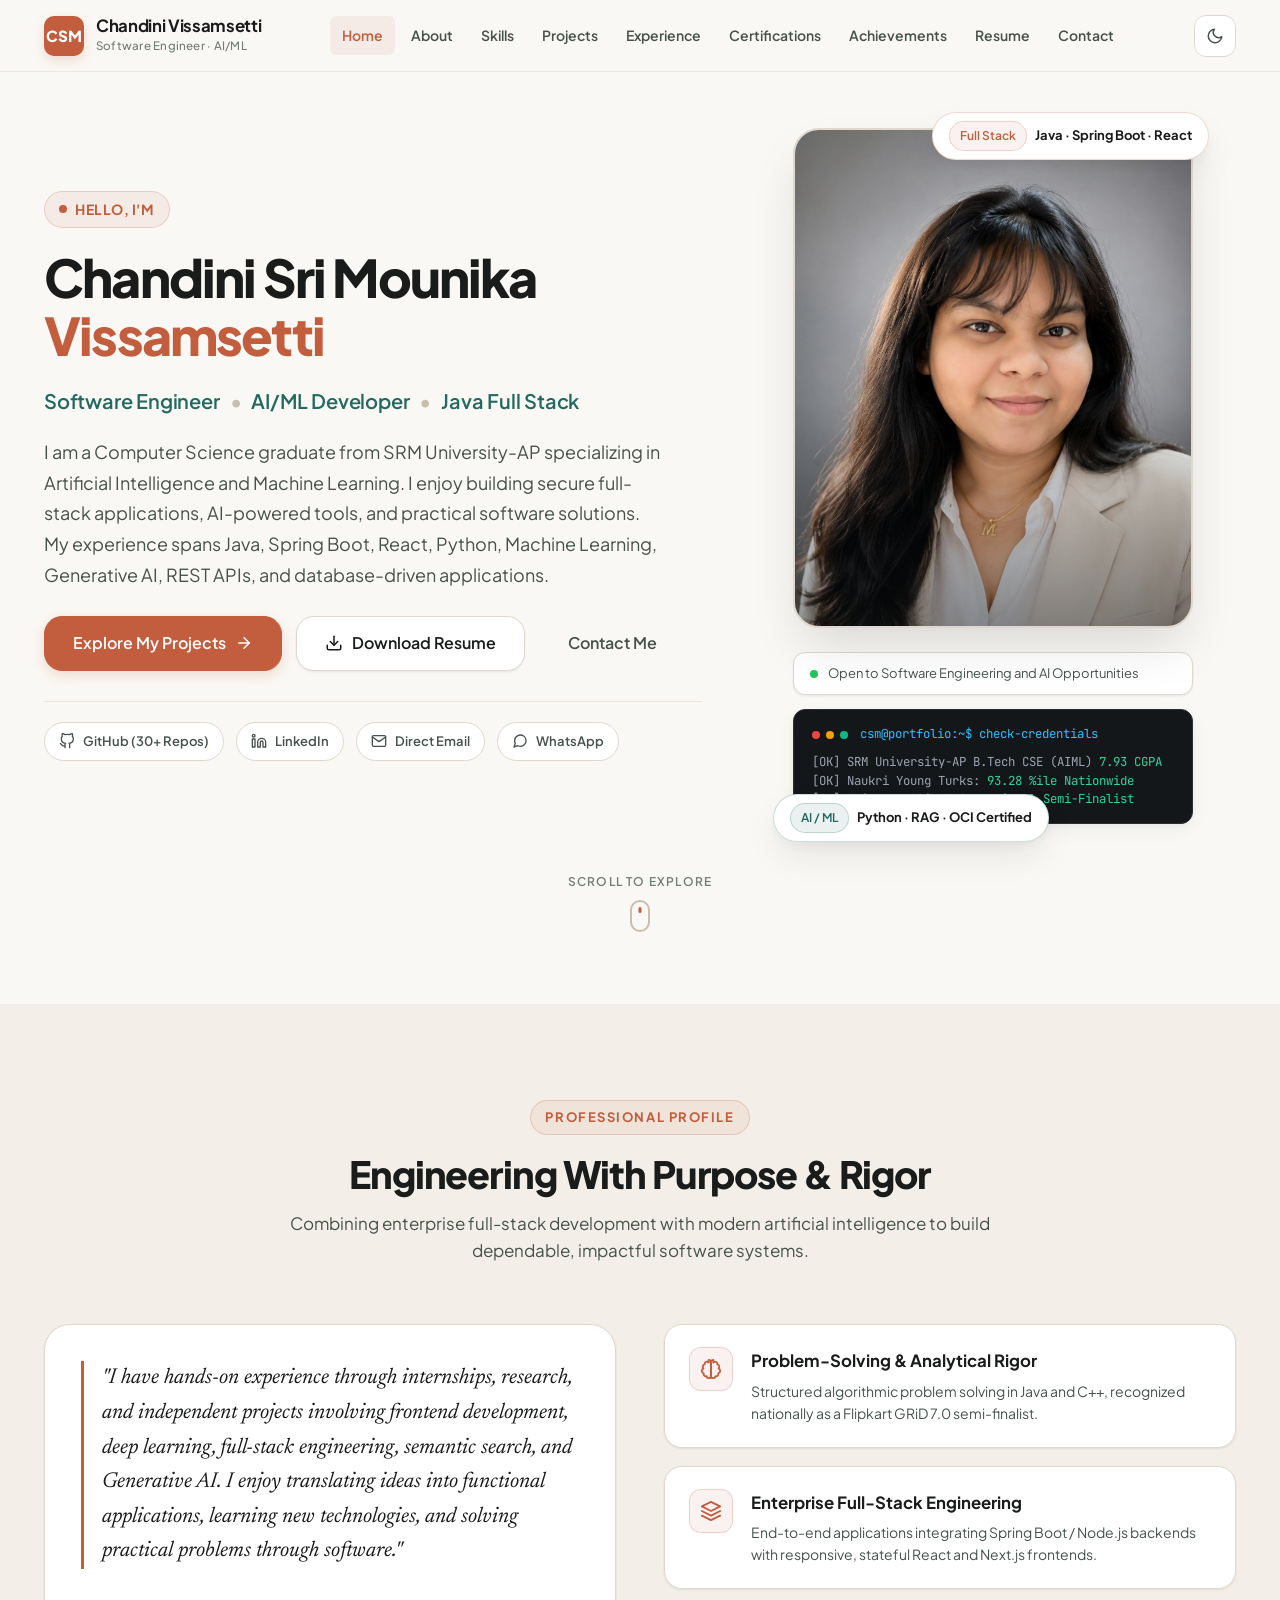
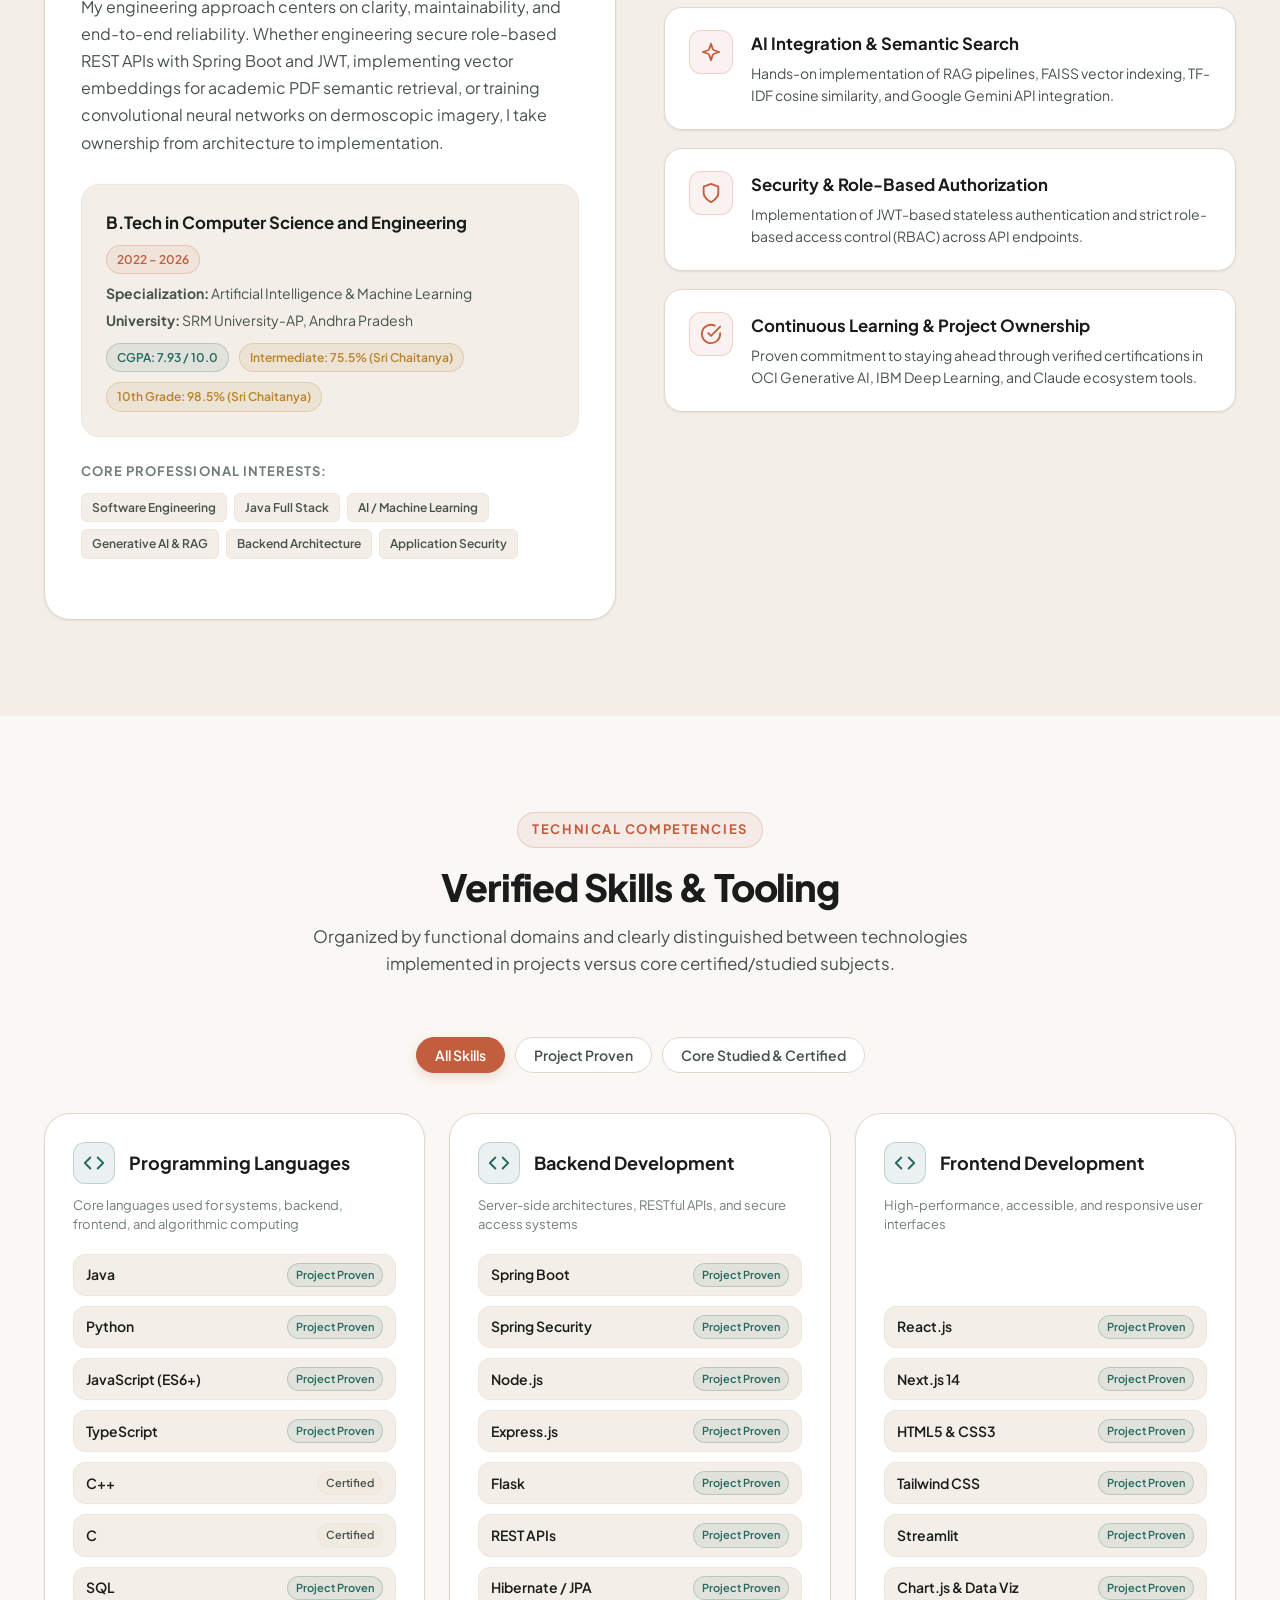
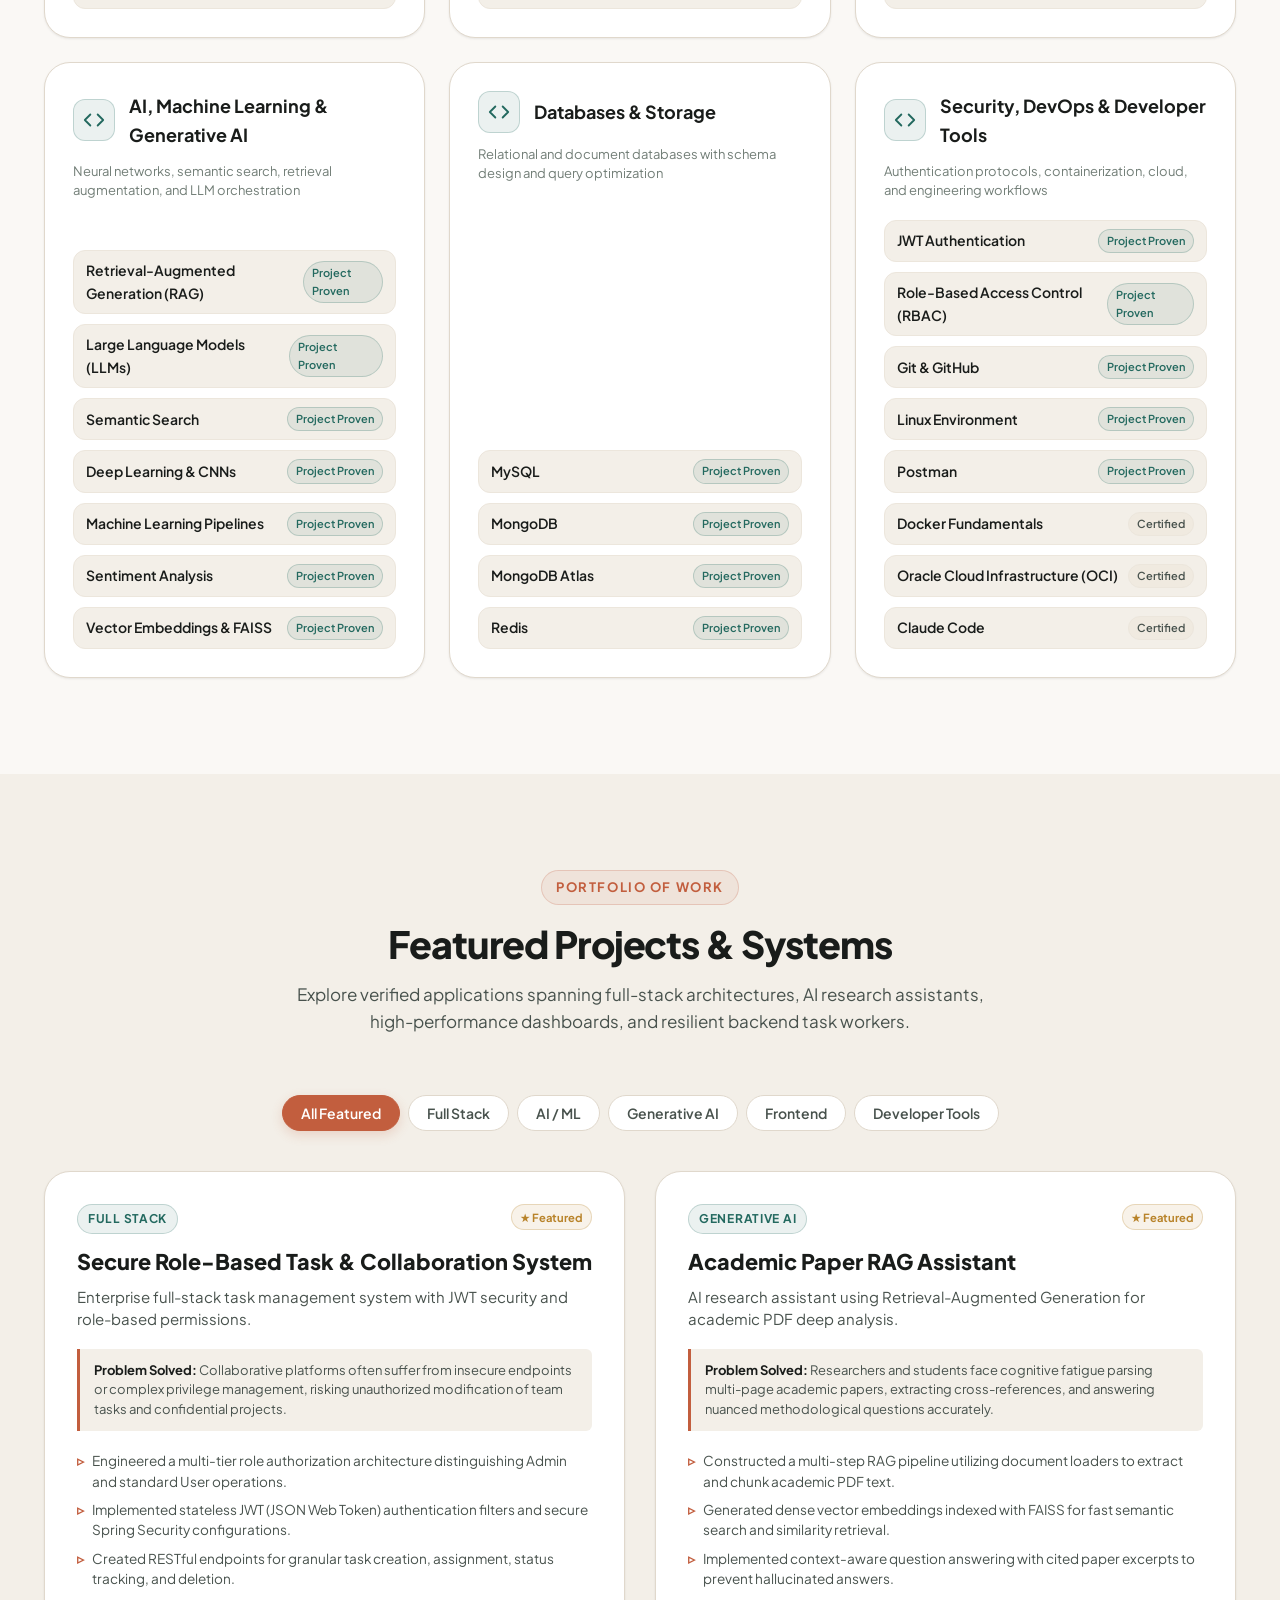
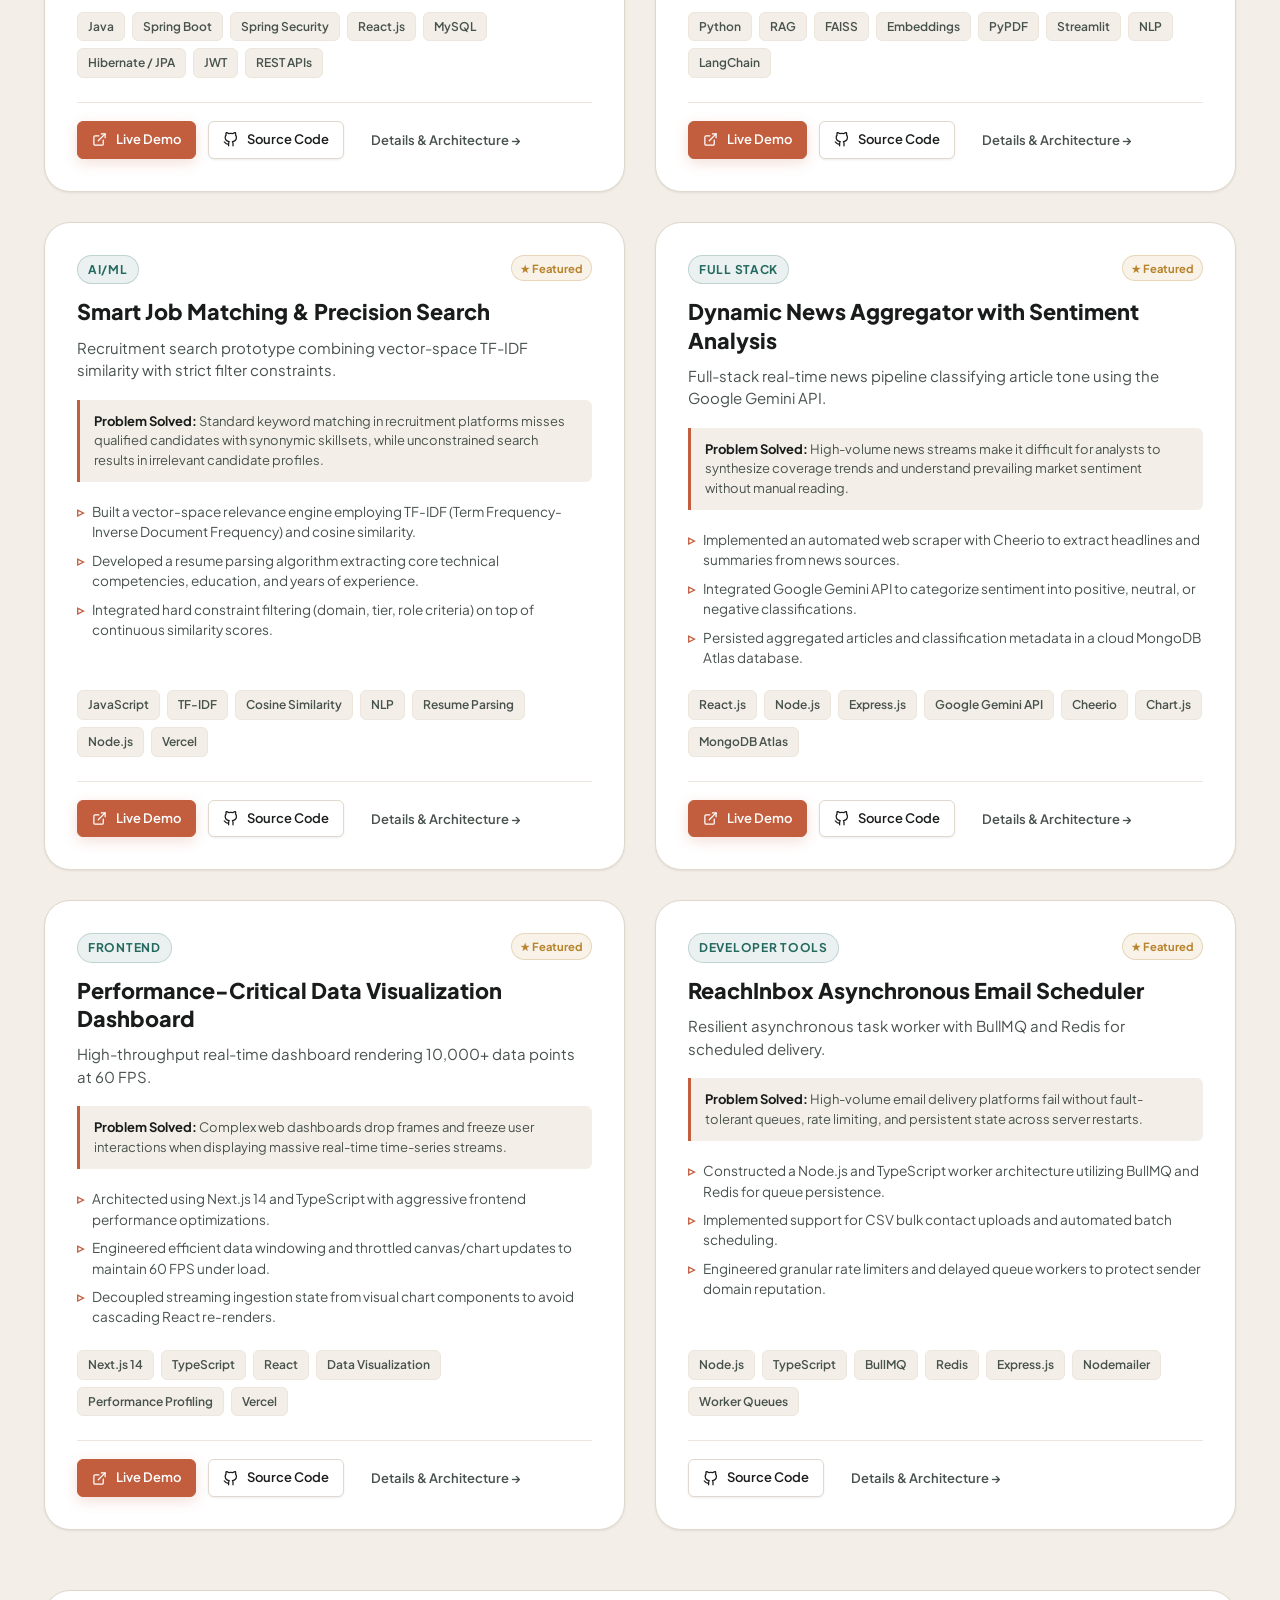
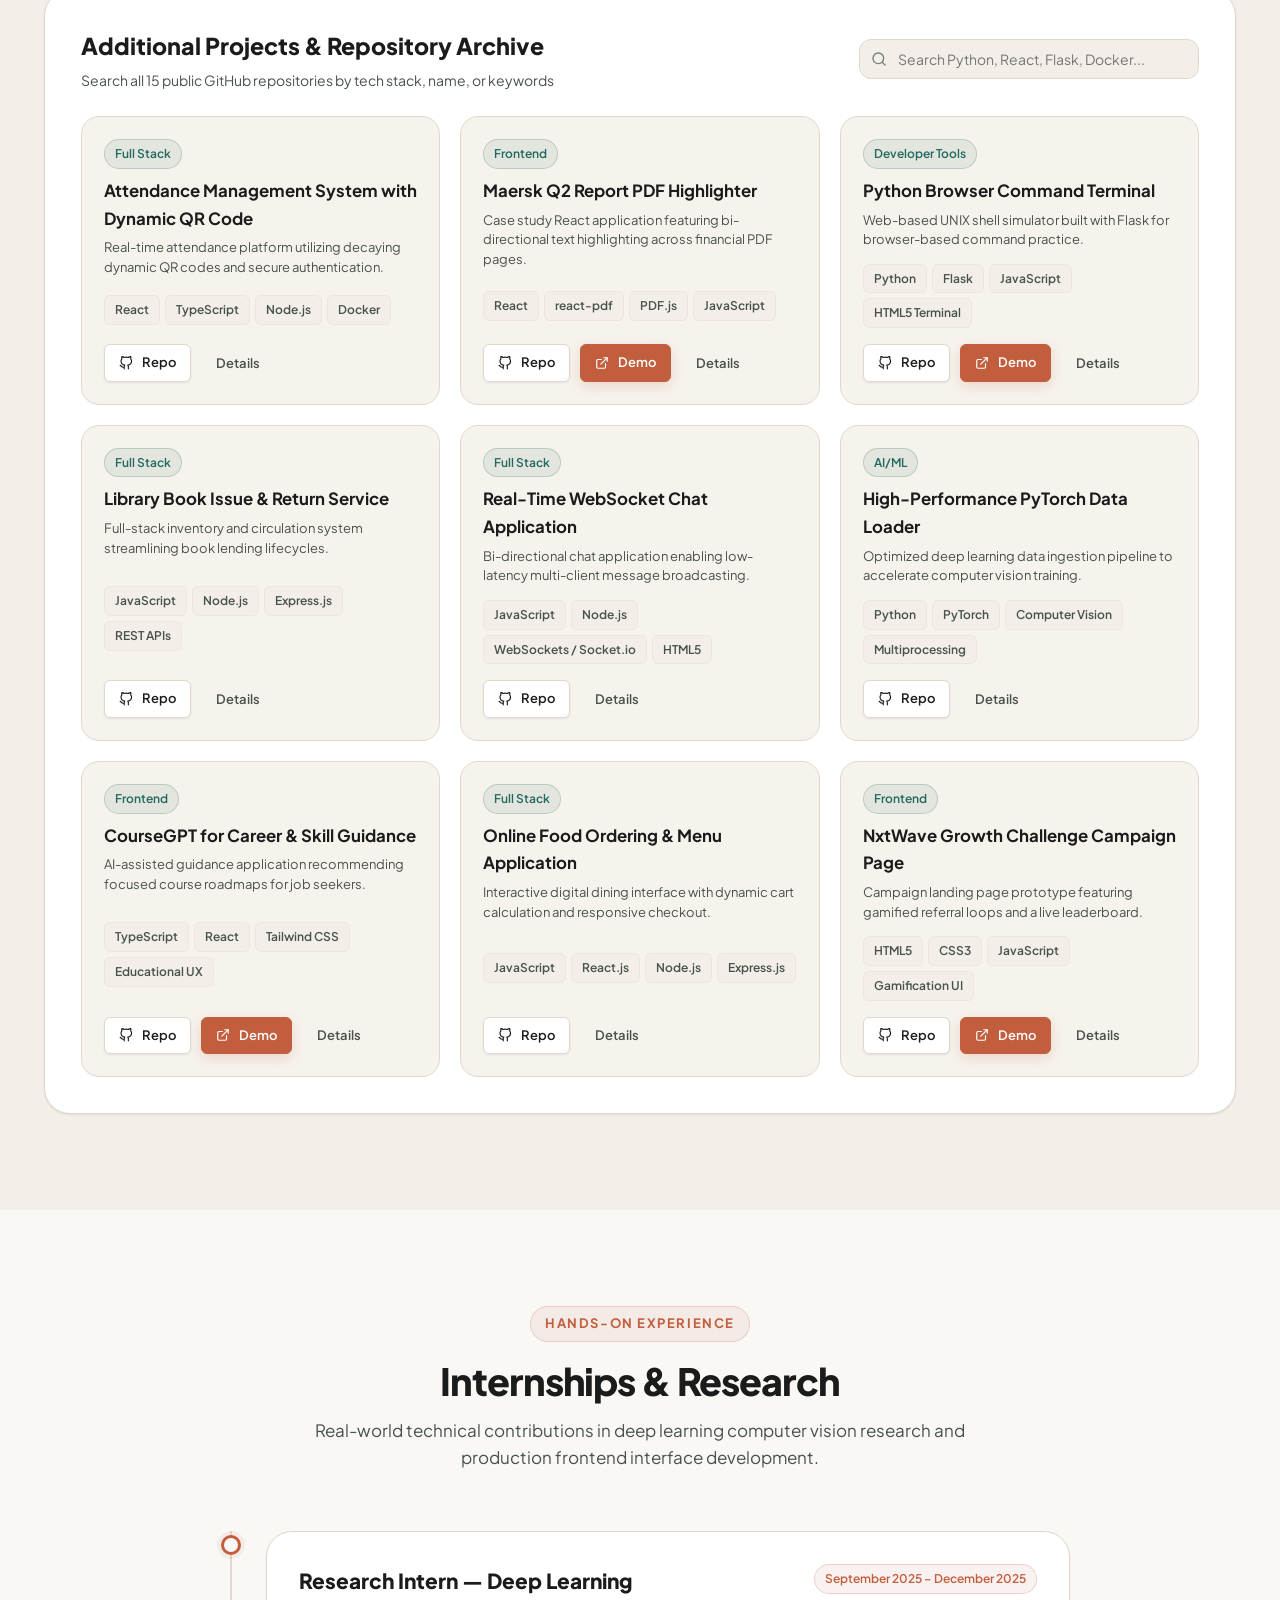
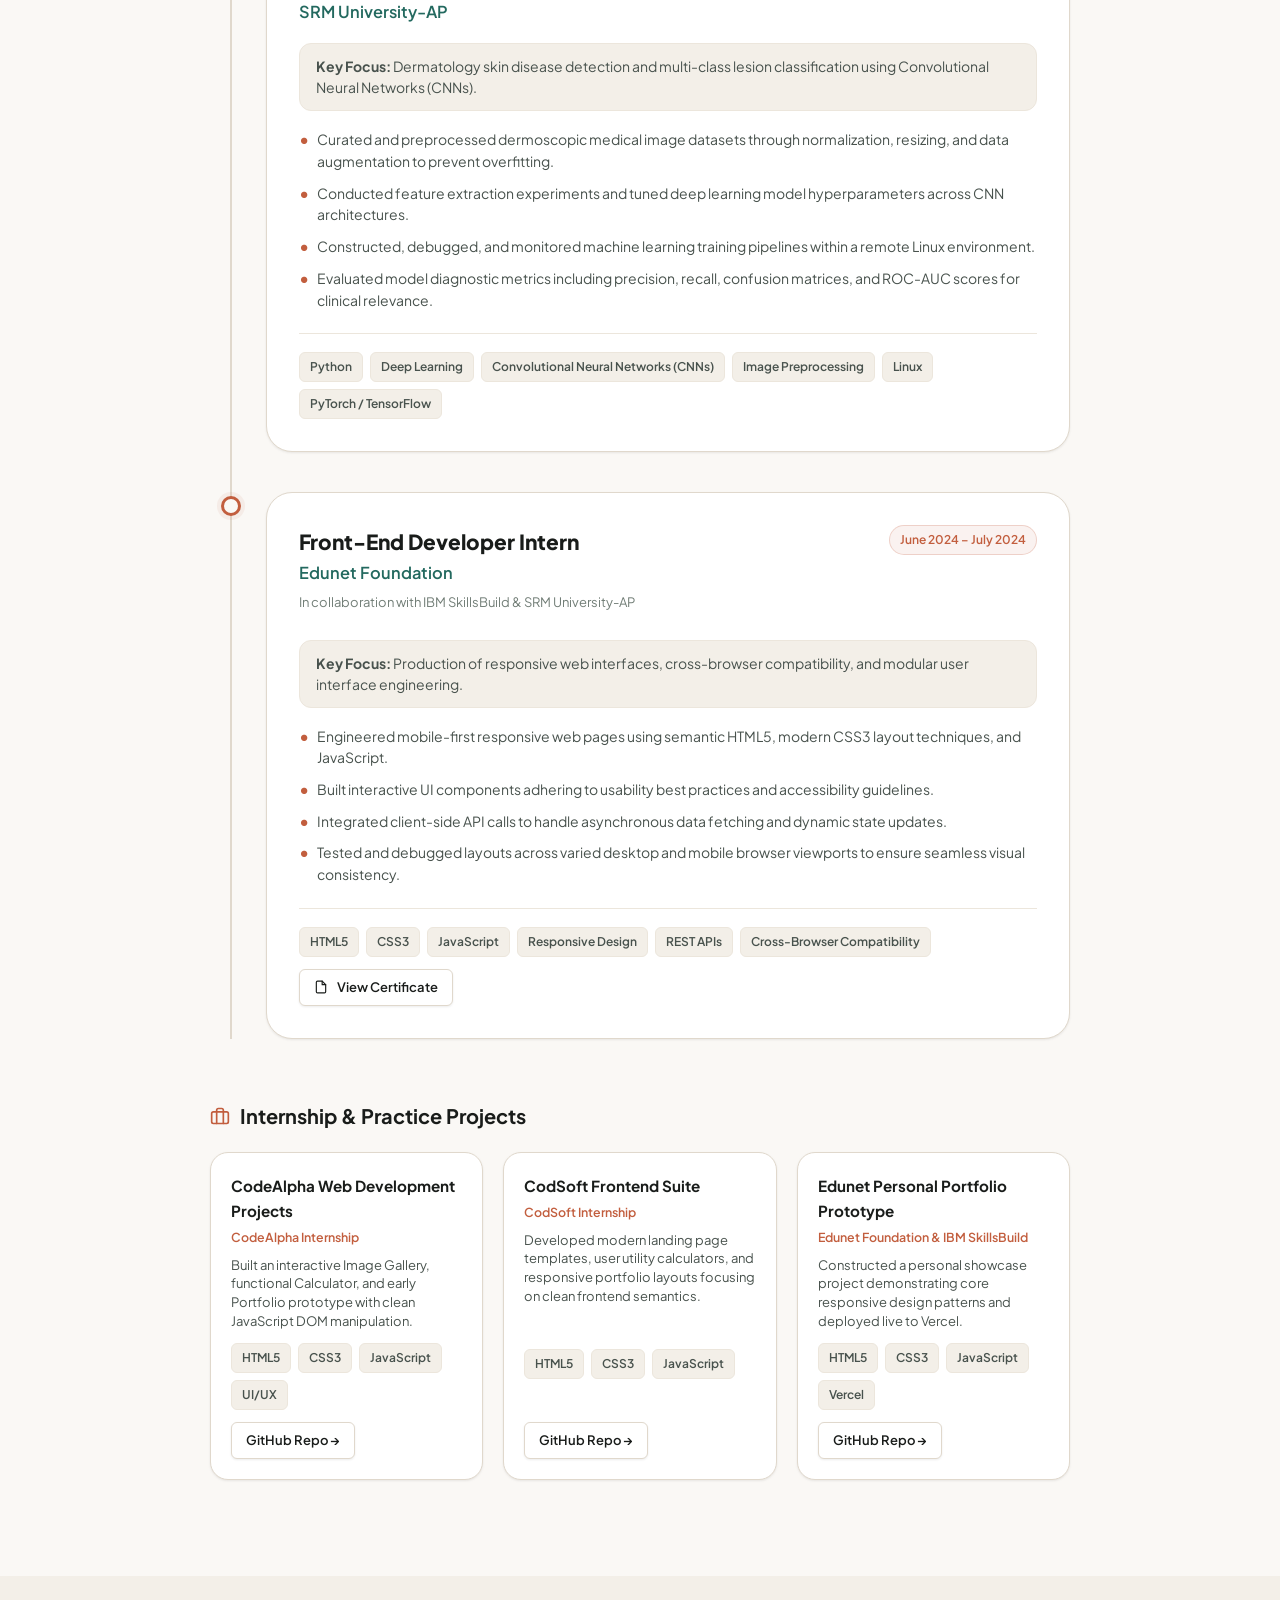
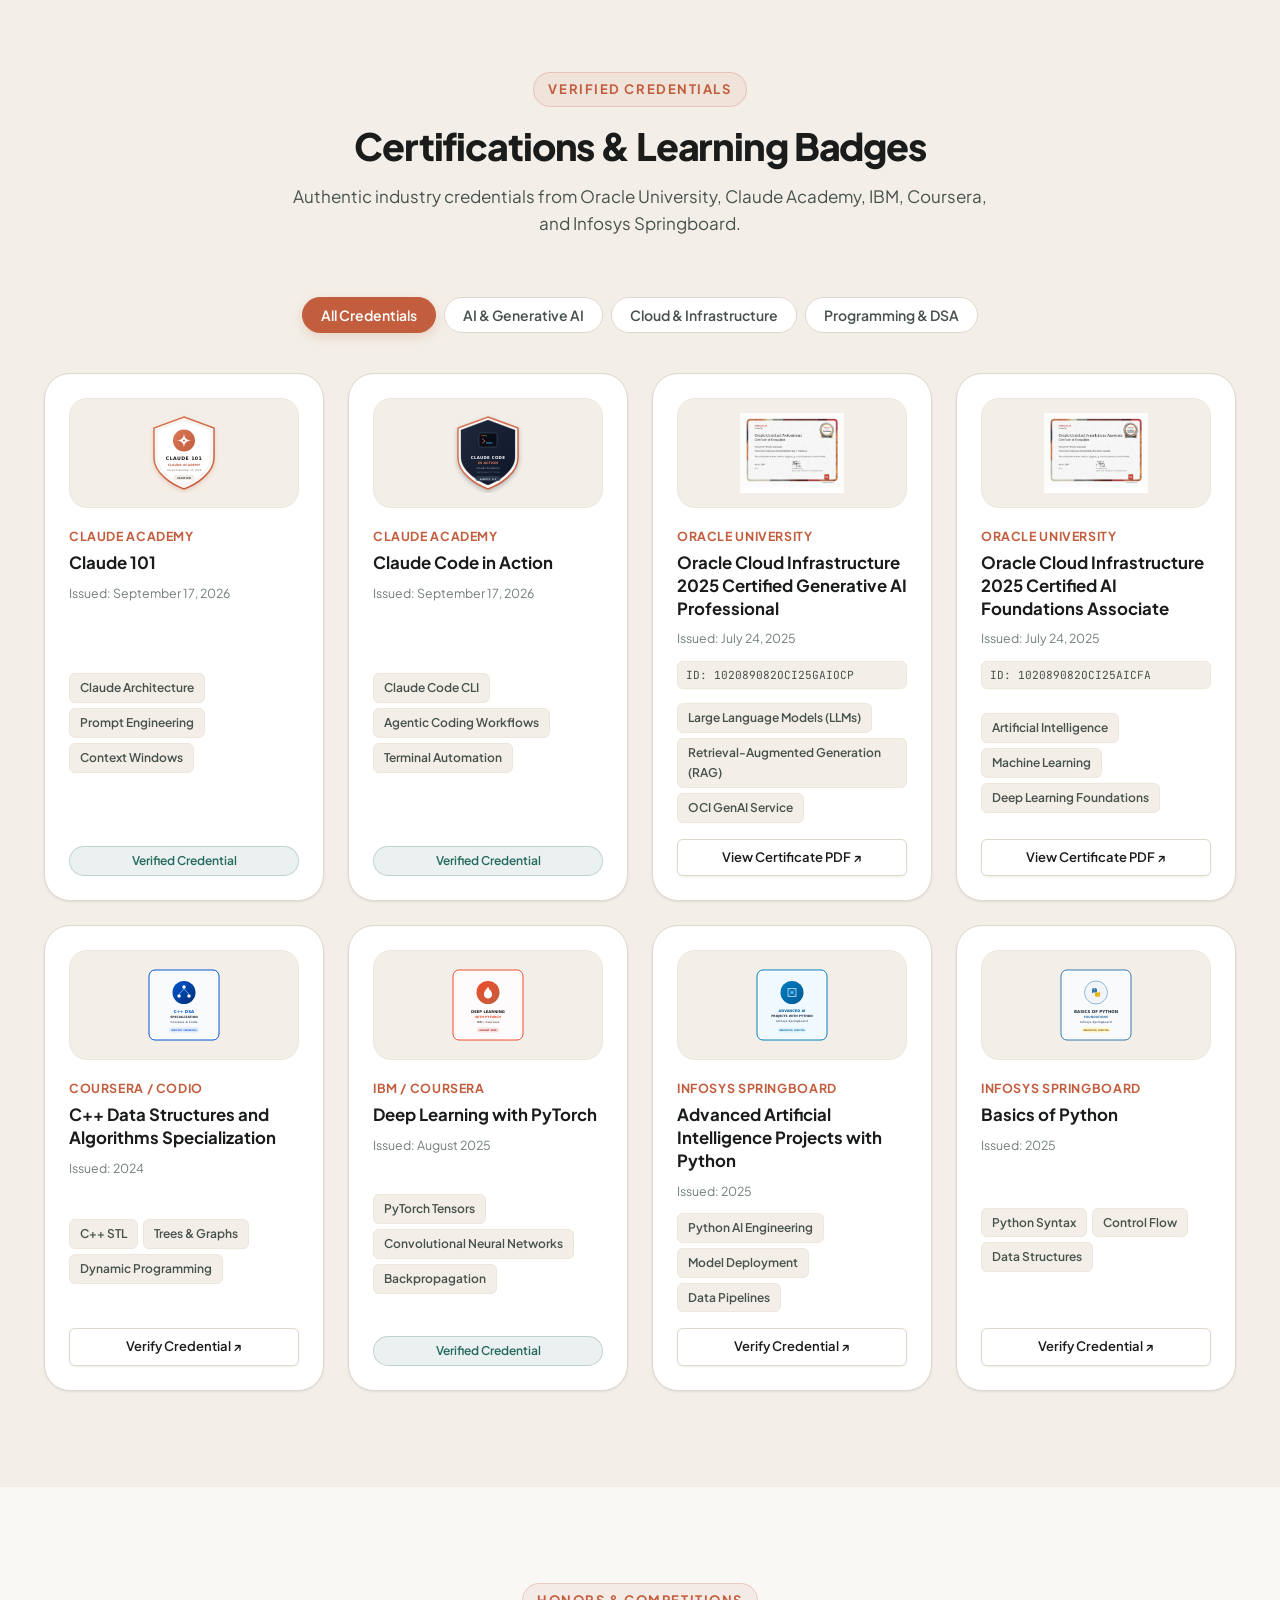
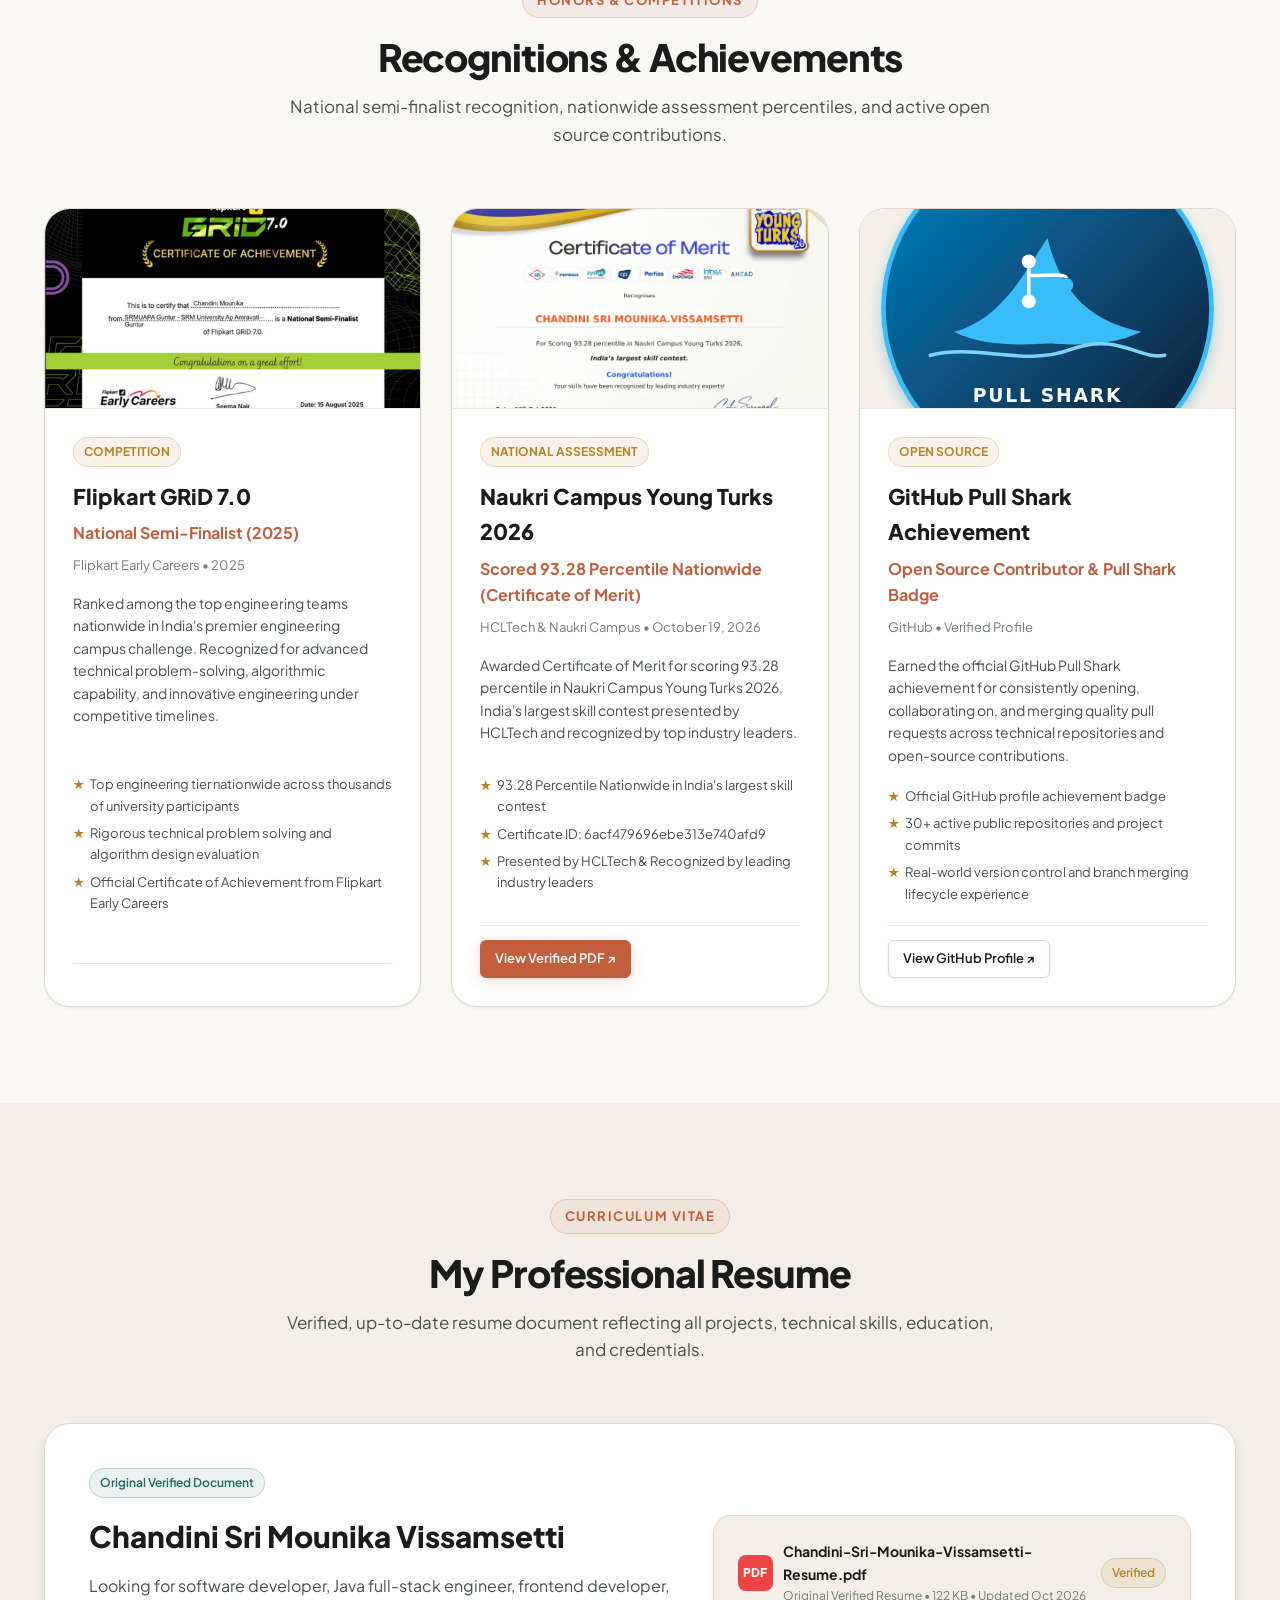
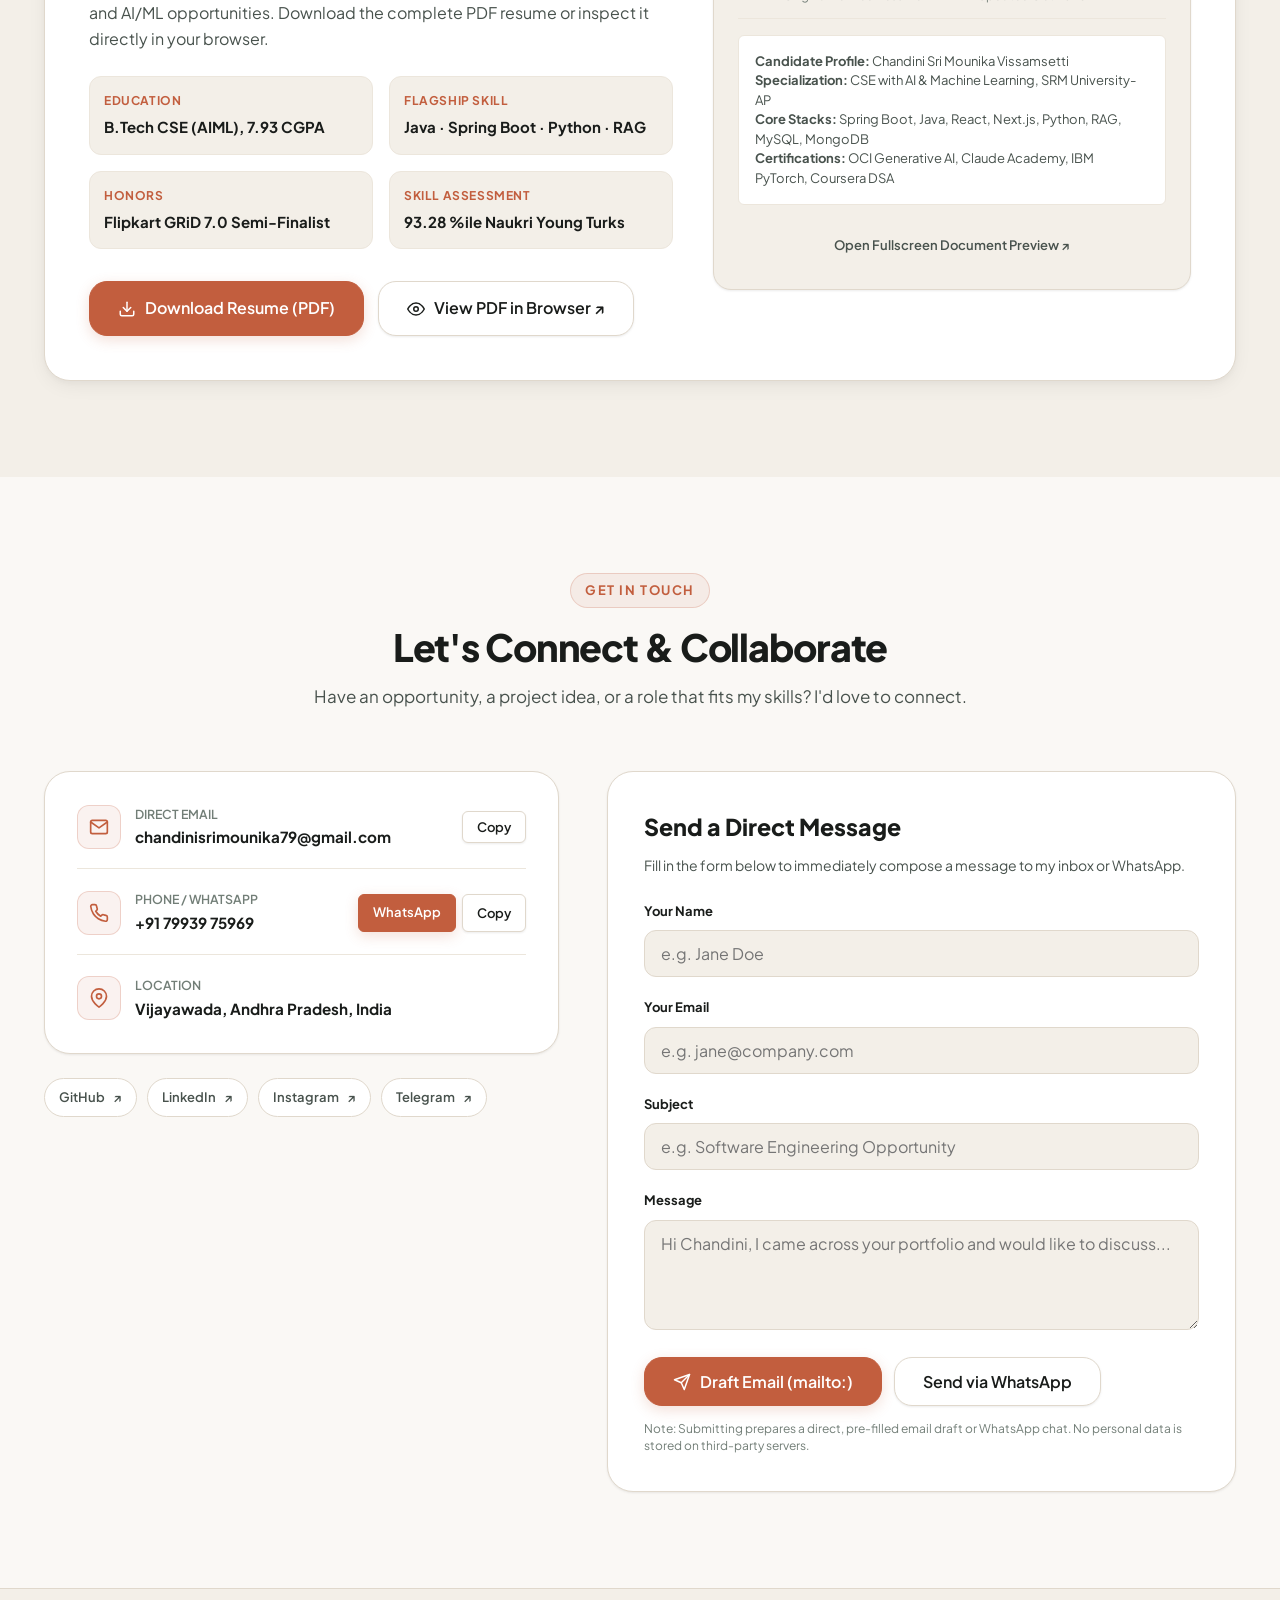
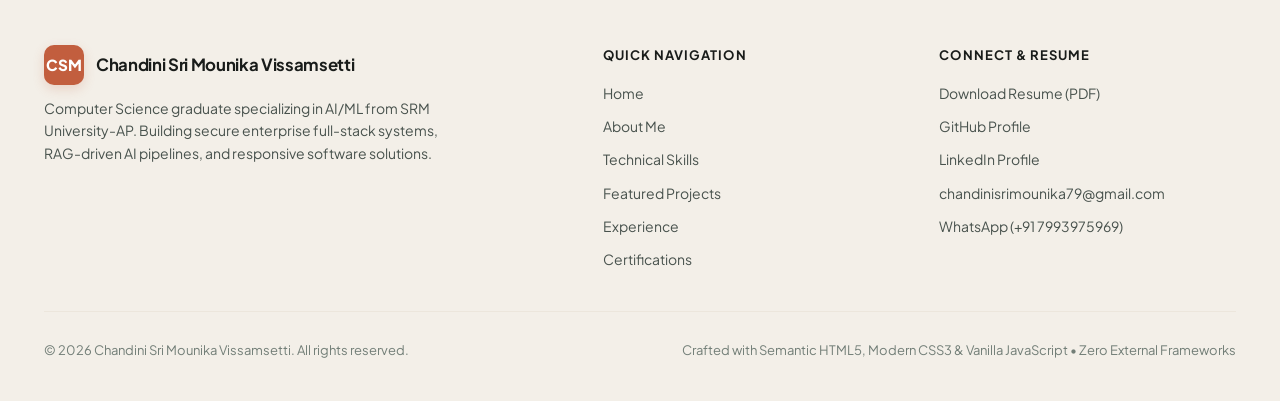
<file: index.html>
<!DOCTYPE html>
<html lang="en" data-theme="light">
<head>
  <meta charset="UTF-8">
  <meta name="viewport" content="width=device-width, initial-scale=1.0">
  <title>Chandini Sri Mounika Vissamsetti | Software Engineer & AI/ML Developer</title>
  
  <!-- SEO & Social Meta Tags -->
  <meta name="description" content="Personal portfolio of Chandini Sri Mounika Vissamsetti - Computer Science Graduate from SRM University-AP specializing in Full-Stack Software Engineering, AI/ML, and Generative AI.">
  <meta name="keywords" content="Chandini Sri Mounika Vissamsetti, Software Engineer, AI ML Developer, Full Stack Developer, Java, Spring Boot, React, Python, RAG, Generative AI">
  <meta name="author" content="Chandini Sri Mounika Vissamsetti">
  
  <!-- Open Graph -->
  <meta property="og:title" content="Chandini Sri Mounika Vissamsetti | Portfolio">
  <meta property="og:description" content="Computer Science Graduate | Software Engineer | AI/ML & Generative AI Developer">
  <meta property="og:type" content="website">
  <meta property="og:url" content="https://chandinisrimounika.github.io/chandinisrimounika-s_Portfolio/">
  <meta property="og:image" content="assets/profile-photo.jpg">

  <!-- Google Fonts: Plus Jakarta Sans, Newsreader, JetBrains Mono -->
  <link rel="preconnect" href="https://fonts.googleapis.com">
  <link rel="preconnect" href="https://fonts.gstatic.com" crossorigin>
  <link href="https://fonts.googleapis.com/css2?family=JetBrains+Mono:wght@400;500;600&family=Newsreader:ital,opsz,wght@0,6..72,400;0,6..72,600;1,6..72,400&family=Plus+Jakarta+Sans:wght@300;400;500;600;700;800&display=swap" rel="stylesheet">

  <!-- Custom CSS Stylesheet -->
  <link rel="stylesheet" href="css/style.css">

  <!-- Favicon -->
  <link rel="icon" type="image/svg+xml" href="data:image/svg+xml,<svg xmlns='http://www.w3.org/2000/svg' viewBox='0 0 100 100'><rect width='100' height='100' rx='22' fill='%23c25e3e'/><text x='50' y='64' font-family='sans-serif' font-size='44' font-weight='800' fill='white' text-anchor='middle'>CSM</text></svg>">
</head>
<body>

  <!-- ========================================================================
       Site Header & Sticky Navigation
       ======================================================================== -->
  <header class="site-header">
    <div class="container nav-container">
      <a href="#home" class="brand-logo" aria-label="Chandini Sri Mounika Vissamsetti Home">
        <span class="brand-monogram">CSM</span>
        <div class="brand-text-block">
          <span class="brand-name">Chandini Vissamsetti</span>
          <span class="brand-sub">Software Engineer · AI/ML</span>
        </div>
      </a>

      <!-- Desktop Navigation Links -->
      <nav class="nav-desktop" aria-label="Main Navigation">
        <a href="#home" class="nav-link active">Home</a>
        <a href="#about" class="nav-link">About</a>
        <a href="#skills" class="nav-link">Skills</a>
        <a href="#projects" class="nav-link">Projects</a>
        <a href="#experience" class="nav-link">Experience</a>
        <a href="#certifications" class="nav-link">Certifications</a>
        <a href="#achievements" class="nav-link">Achievements</a>
        <a href="#resume" class="nav-link">Resume</a>
        <a href="#contact" class="nav-link">Contact</a>
      </nav>

      <!-- Header Actions: Theme Switcher & Mobile Menu Trigger -->
      <div class="header-actions">
        <a href="assets/Chandini-Sri-Mounika-Vissamsetti-Resume.pdf" download="Chandini-Sri-Mounika-Vissamsetti-Resume.pdf" class="btn btn-secondary btn-sm" style="display: none;" id="nav-resume-btn">
          Resume ↓
        </a>
        
        <button id="theme-toggle" class="theme-toggle" aria-label="Toggle light/dark theme" title="Toggle Theme">
          <!-- Moon Icon (for Light Mode) -->
          <svg class="icon-moon" width="18" height="18" viewBox="0 0 24 24" fill="none" stroke="currentColor" stroke-width="2" stroke-linecap="round" stroke-linejoin="round">
            <path d="M21 12.79A9 9 0 1 1 11.21 3 7 7 0 0 0 21 12.79z"></path>
          </svg>
          <!-- Sun Icon (for Dark Mode) -->
          <svg class="icon-sun" width="18" height="18" viewBox="0 0 24 24" fill="none" stroke="currentColor" stroke-width="2" stroke-linecap="round" stroke-linejoin="round">
            <circle cx="12" cy="12" r="5"></circle>
            <line x1="12" y1="1" x2="12" y2="3"></line>
            <line x1="12" y1="21" x2="12" y2="23"></line>
            <line x1="4.22" y1="4.22" x2="5.64" y2="5.64"></line>
            <line x1="18.36" y1="18.36" x2="19.78" y2="19.78"></line>
            <line x1="1" y1="12" x2="3" y2="12"></line>
            <line x1="21" y1="12" x2="23" y2="12"></line>
            <line x1="4.22" y1="19.78" x2="5.64" y2="18.36"></line>
            <line x1="18.36" y1="5.64" x2="19.78" y2="4.22"></line>
          </svg>
        </button>

        <button id="mobile-menu-btn" class="mobile-menu-btn" aria-label="Toggle mobile menu" aria-expanded="false">
          <svg width="22" height="22" viewBox="0 0 24 24" fill="none" stroke="currentColor" stroke-width="2" stroke-linecap="round" stroke-linejoin="round">
            <line x1="3" y1="12" x2="21" y2="12"></line>
            <line x1="3" y1="6" x2="21" y2="6"></line>
            <line x1="3" y1="18" x2="21" y2="18"></line>
          </svg>
        </button>
      </div>
    </div>
  </header>

  <!-- Mobile Drawer Menu -->
  <div id="mobile-nav-drawer" class="mobile-nav-drawer">
    <a href="#home" class="mobile-nav-link">Home <span>→</span></a>
    <a href="#about" class="mobile-nav-link">About <span>→</span></a>
    <a href="#skills" class="mobile-nav-link">Technical Skills <span>→</span></a>
    <a href="#projects" class="mobile-nav-link">Featured Projects <span>→</span></a>
    <a href="#experience" class="mobile-nav-link">Experience <span>→</span></a>
    <a href="#certifications" class="mobile-nav-link">Certifications <span>→</span></a>
    <a href="#achievements" class="mobile-nav-link">Achievements <span>→</span></a>
    <a href="#resume" class="mobile-nav-link">Resume (PDF) <span>→</span></a>
    <a href="#contact" class="mobile-nav-link">Contact <span>→</span></a>
  </div>

  <main>
    <!-- ========================================================================
         1. Hero Section
         ======================================================================== -->
    <section id="home" class="hero-section">
      <div class="container hero-grid">
        <!-- Hero Left Column -->
        <div class="hero-content">
          <div class="hero-greeting-pill">
            <span class="pulse-dot"></span>
            <span>Hello, I'm</span>
          </div>

          <h1 class="hero-title">
            Chandini Sri Mounika <span class="highlight">Vissamsetti</span>
          </h1>

          <div class="hero-role">
            <span>Software Engineer</span>
            <span class="hero-role-sep">•</span>
            <span>AI/ML Developer</span>
            <span class="hero-role-sep">•</span>
            <span>Java Full Stack</span>
          </div>

          <p class="hero-bio">
            I am a Computer Science graduate from SRM University-AP specializing in Artificial Intelligence and Machine Learning. I enjoy building secure full-stack applications, AI-powered tools, and practical software solutions. My experience spans Java, Spring Boot, React, Python, Machine Learning, Generative AI, REST APIs, and database-driven applications.
          </p>

          <div class="hero-cta-group">
            <a href="#projects" class="btn btn-primary btn-lg">
              Explore My Projects
              <svg width="18" height="18" viewBox="0 0 24 24" fill="none" stroke="currentColor" stroke-width="2" stroke-linecap="round" stroke-linejoin="round">
                <line x1="5" y1="12" x2="19" y2="12"></line>
                <polyline points="12 5 19 12 12 19"></polyline>
              </svg>
            </a>

            <a href="assets/Chandini-Sri-Mounika-Vissamsetti-Resume.pdf" download="Chandini-Sri-Mounika-Vissamsetti-Resume.pdf" class="btn btn-secondary btn-lg" id="hero-resume-download">
              <svg width="18" height="18" viewBox="0 0 24 24" fill="none" stroke="currentColor" stroke-width="2" stroke-linecap="round" stroke-linejoin="round">
                <path d="M21 15v4a2 2 0 0 1-2 2H5a2 2 0 0 1-2-2v-4"></path>
                <polyline points="7 10 12 15 17 10"></polyline>
                <line x1="12" y1="15" x2="12" y2="3"></line>
              </svg>
              Download Resume
            </a>

            <a href="#contact" class="btn btn-ghost btn-lg">
              Contact Me
            </a>
          </div>

          <!-- Social Proof & Direct Links -->
          <div class="hero-social-strip">
            <a href="https://github.com/ChandiniSriMounika" target="_blank" rel="noopener noreferrer" class="social-pill" title="GitHub Profile">
              <svg viewBox="0 0 24 24" fill="none" stroke="currentColor" stroke-width="2" stroke-linecap="round" stroke-linejoin="round">
                <path d="M9 19c-5 1.5-5-2.5-7-3m14 6v-3.87a3.37 3.37 0 0 0-.94-2.61c3.14-.35 6.44-1.54 6.44-7A5.44 5.44 0 0 0 20 4.77 5.07 5.07 0 0 0 19.91 1S18.73.65 16 2.48a13.38 13.38 0 0 0-7 0C6.27.65 5.09 1 5.09 1A5.07 5.07 0 0 0 5 4.77a5.44 5.44 0 0 0-1.5 3.78c0 5.42 3.3 6.61 6.44 7A3.37 3.37 0 0 0 9 18.13V22"></path>
              </svg>
              <span>GitHub (30+ Repos)</span>
            </a>

            <a href="https://www.linkedin.com/in/chandini-sri-mounika-18ba3a258/" target="_blank" rel="noopener noreferrer" class="social-pill" title="LinkedIn Profile">
              <svg viewBox="0 0 24 24" fill="none" stroke="currentColor" stroke-width="2" stroke-linecap="round" stroke-linejoin="round">
                <path d="M16 8a6 6 0 0 1 6 6v7h-4v-7a2 2 0 0 0-2-2 2 2 0 0 0-2 2v7h-4v-7a6 6 0 0 1 6-6z"></path>
                <rect x="2" y="9" width="4" height="12"></rect>
                <circle cx="4" cy="4" r="2"></circle>
              </svg>
              <span>LinkedIn</span>
            </a>

            <a href="mailto:chandinisrimounika79@gmail.com" class="social-pill" title="Send Email">
              <svg viewBox="0 0 24 24" fill="none" stroke="currentColor" stroke-width="2" stroke-linecap="round" stroke-linejoin="round">
                <path d="M4 4h16c1.1 0 2 .9 2 2v12c0 1.1-.9 2-2 2H4c-1.1 0-2-.9-2-2V6c0-1.1.9-2 2-2z"></path>
                <polyline points="22,6 12,13 2,6"></polyline>
              </svg>
              <span>Direct Email</span>
            </a>

            <a href="https://wa.me/917993975969" target="_blank" rel="noopener noreferrer" class="social-pill" title="WhatsApp">
              <svg viewBox="0 0 24 24" fill="none" stroke="currentColor" stroke-width="2" stroke-linecap="round" stroke-linejoin="round">
                <path d="M21 11.5a8.38 8.38 0 0 1-.9 3.8 8.5 8.5 0 0 1-7.6 4.7 8.38 8.38 0 0 1-3.8-.9L3 21l1.9-5.7a8.38 8.38 0 0 1-.9-3.8 8.5 8.5 0 0 1 4.7-7.6 8.38 8.38 0 0 1 3.8-.9h.5a8.48 8.48 0 0 1 8 8v.5z"></path>
              </svg>
              <span>WhatsApp</span>
            </a>
          </div>
        </div>

        <!-- Hero Right Column: Formal Portrait & Technical Floating Badges -->
        <div class="hero-visual">
          <div class="hero-card-wrapper">
            <!-- Floating Technical Badges -->
            <div class="hero-float-pill hero-float-top">
              <span class="badge badge-terracotta">Full Stack</span>
              <span>Java · Spring Boot · React</span>
            </div>

            <!-- Main Formal Portrait -->
            <div class="portrait-frame">
              <img src="assets/profile-photo.jpg" alt="Chandini Sri Mounika Vissamsetti - Formal Portrait" class="portrait-image" width="400" height="500">
              <div class="portrait-overlay-gradient"></div>
            </div>

            <!-- Floating AI / ML Badge -->
            <div class="hero-float-pill hero-float-bottom">
              <span class="badge badge-teal">AI / ML</span>
              <span>Python · RAG · OCI Certified</span>
            </div>

            <!-- Status Preference Indicator -->
            <div class="hero-status-bar">
              <span class="status-dot"></span>
              <span>Open to Software Engineering and AI Opportunities</span>
            </div>

            <!-- Terminal-Inspired Technical Preview Card -->
            <div class="hero-terminal-card">
              <div class="terminal-header">
                <span class="term-dot red"></span>
                <span class="term-dot yellow"></span>
                <span class="term-dot green"></span>
                <span class="terminal-cmd">csm@portfolio:~$ check-credentials</span>
              </div>
              <div class="terminal-line">
                [OK] SRM University-AP B.Tech CSE (AIML) <span class="hl">7.93 CGPA</span>
              </div>
              <div class="terminal-line">
                [OK] Naukri Young Turks: <span class="hl">93.28 %ile Nationwide</span>
              </div>
              <div class="terminal-line">
                [OK] Flipkart GRiD 7.0: <span class="hl">National Semi-Finalist</span>
              </div>
            </div>
          </div>
        </div>
      </div>

      <!-- Scroll Indicator -->
      <div class="scroll-indicator">
        <span>Scroll to Explore</span>
        <div class="scroll-mouse">
          <div class="scroll-wheel"></div>
        </div>
      </div>
    </section>

    <!-- ========================================================================
         2. About Me Section
         ======================================================================== -->
    <section id="about" class="section section-subtle">
      <div class="container">
        <div class="section-header">
          <span class="section-eyebrow">Professional Profile</span>
          <h2 class="section-title">Engineering With Purpose & Rigor</h2>
          <p class="section-description">
            Combining enterprise full-stack development with modern artificial intelligence to build dependable, impactful software systems.
          </p>
        </div>

        <div class="about-grid">
          <!-- Editorial Intro & Education Card -->
          <div class="about-editorial-card">
            <blockquote class="about-quote">
              "I have hands-on experience through internships, research, and independent projects involving frontend development, deep learning, full-stack engineering, semantic search, and Generative AI. I enjoy translating ideas into functional applications, learning new technologies, and solving practical problems through software."
            </blockquote>

            <p class="about-body-text">
              My engineering approach centers on clarity, maintainability, and end-to-end reliability. Whether engineering secure role-based REST APIs with Spring Boot and JWT, implementing vector embeddings for academic PDF semantic retrieval, or training convolutional neural networks on dermoscopic imagery, I take ownership from architecture to implementation.
            </p>

            <!-- Education Card -->
            <div class="education-timeline-card">
              <div class="edu-title-group">
                <div class="edu-degree">B.Tech in Computer Science and Engineering</div>
                <span class="badge badge-terracotta">2022 – 2026</span>
              </div>
              <div class="edu-meta"><strong>Specialization:</strong> Artificial Intelligence & Machine Learning</div>
              <div class="edu-meta"><strong>University:</strong> SRM University-AP, Andhra Pradesh</div>
              <div class="edu-specs">
                <span class="badge badge-teal">CGPA: 7.93 / 10.0</span>
                <span class="badge badge-gold">Intermediate: 75.5% (Sri Chaitanya)</span>
                <span class="badge badge-gold">10th Grade: 98.5% (Sri Chaitanya)</span>
              </div>
            </div>

            <!-- Professional Interests -->
            <div style="margin-top: 24px;">
              <h4 style="font-size: 0.8125rem; text-transform: uppercase; letter-spacing: 0.08em; font-weight: 700; color: var(--text-muted); margin-bottom: 10px;">
                Core Professional Interests:
              </h4>
              <div class="project-tech-tags">
                <span class="tech-tag">Software Engineering</span>
                <span class="tech-tag">Java Full Stack</span>
                <span class="tech-tag">AI / Machine Learning</span>
                <span class="tech-tag">Generative AI & RAG</span>
                <span class="tech-tag">Backend Architecture</span>
                <span class="tech-tag">Application Security</span>
              </div>
            </div>
          </div>

          <!-- "What I Bring" Cards -->
          <div class="what-i-bring-column">
            <div class="what-card">
              <div class="what-icon-box">
                <svg width="22" height="22" viewBox="0 0 24 24" fill="none" stroke="currentColor" stroke-width="2" stroke-linecap="round" stroke-linejoin="round">
                  <path d="M9.5 2A2.5 2.5 0 0 1 12 4.5v15a2.5 2.5 0 0 1-4.96.44 2.5 2.5 0 0 1-2.96-3.08 3 3 0 0 1-.34-5.58 2.5 2.5 0 0 1 1.32-4.24 2.5 2.5 0 0 1 4.44-2.04z"></path>
                  <path d="M14.5 2A2.5 2.5 0 0 0 12 4.5v15a2.5 2.5 0 0 0 4.96.44 2.5 2.5 0 0 0 2.96-3.08 3 3 0 0 0 .34-5.58 2.5 2.5 0 0 0-1.32-4.24 2.5 2.5 0 0 0-4.44-2.04z"></path>
                </svg>
              </div>
              <div class="what-content">
                <h3>Problem-Solving & Analytical Rigor</h3>
                <p>Structured algorithmic problem solving in Java and C++, recognized nationally as a Flipkart GRiD 7.0 semi-finalist.</p>
              </div>
            </div>

            <div class="what-card">
              <div class="what-icon-box">
                <svg width="22" height="22" viewBox="0 0 24 24" fill="none" stroke="currentColor" stroke-width="2" stroke-linecap="round" stroke-linejoin="round">
                  <polygon points="12 2 2 7 12 12 22 7 12 2"></polygon>
                  <polyline points="2 17 12 22 22 17"></polyline>
                  <polyline points="2 12 12 17 22 12"></polyline>
                </svg>
              </div>
              <div class="what-content">
                <h3>Enterprise Full-Stack Engineering</h3>
                <p>End-to-end applications integrating Spring Boot / Node.js backends with responsive, stateful React and Next.js frontends.</p>
              </div>
            </div>

            <div class="what-card">
              <div class="what-icon-box">
                <svg width="22" height="22" viewBox="0 0 24 24" fill="none" stroke="currentColor" stroke-width="2" stroke-linecap="round" stroke-linejoin="round">
                  <path d="m12 3-1.912 5.813a2 2 0 0 1-1.275 1.275L3 12l5.813 1.912a2 2 0 0 1 1.275 1.275L12 21l1.912-5.813a2 2 0 0 1 1.275-1.275L21 12l-5.813-1.912a2 2 0 0 1-1.275-1.275L12 3Z"></path>
                </svg>
              </div>
              <div class="what-content">
                <h3>AI Integration & Semantic Search</h3>
                <p>Hands-on implementation of RAG pipelines, FAISS vector indexing, TF-IDF cosine similarity, and Google Gemini API integration.</p>
              </div>
            </div>

            <div class="what-card">
              <div class="what-icon-box">
                <svg width="22" height="22" viewBox="0 0 24 24" fill="none" stroke="currentColor" stroke-width="2" stroke-linecap="round" stroke-linejoin="round">
                  <path d="M12 22s8-4 8-10V5l-8-3-8 3v7c0 6 8 10 8 10z"></path>
                </svg>
              </div>
              <div class="what-content">
                <h3>Security & Role-Based Authorization</h3>
                <p>Implementation of JWT-based stateless authentication and strict role-based access control (RBAC) across API endpoints.</p>
              </div>
            </div>

            <div class="what-card">
              <div class="what-icon-box">
                <svg width="22" height="22" viewBox="0 0 24 24" fill="none" stroke="currentColor" stroke-width="2" stroke-linecap="round" stroke-linejoin="round">
                  <path d="M22 11.08V12a10 10 0 1 1-5.93-9.14"></path>
                  <polyline points="22 4 12 14.01 9 11.01"></polyline>
                </svg>
              </div>
              <div class="what-content">
                <h3>Continuous Learning & Project Ownership</h3>
                <p>Proven commitment to staying ahead through verified certifications in OCI Generative AI, IBM Deep Learning, and Claude ecosystem tools.</p>
              </div>
            </div>
          </div>
        </div>
      </div>
    </section>

    <!-- ========================================================================
         3. Technical Skills Section
         ======================================================================== -->
    <section id="skills" class="section">
      <div class="container">
        <div class="section-header">
          <span class="section-eyebrow">Technical Competencies</span>
          <h2 class="section-title">Verified Skills & Tooling</h2>
          <p class="section-description">
            Organized by functional domains and clearly distinguished between technologies implemented in projects versus core certified/studied subjects.
          </p>
        </div>

        <!-- Skills Filter Tabs -->
        <div class="skills-filter-tabs">
          <button class="skill-tab-btn active" data-filter="all">All Skills</button>
          <button class="skill-tab-btn" data-filter="project">Project Proven</button>
          <button class="skill-tab-btn" data-filter="certified">Core Studied & Certified</button>
        </div>

        <!-- Categories Grid (Rendered dynamically via main.js) -->
        <div id="skills-container" class="skills-categories-grid"></div>
      </div>
    </section>

    <!-- ========================================================================
         4. Featured Projects Section
         ======================================================================== -->
    <section id="projects" class="section section-subtle">
      <div class="container">
        <div class="section-header">
          <span class="section-eyebrow">Portfolio of Work</span>
          <h2 class="section-title">Featured Projects & Systems</h2>
          <p class="section-description">
            Explore verified applications spanning full-stack architectures, AI research assistants, high-performance dashboards, and resilient backend task workers.
          </p>
        </div>

        <!-- Project Category Filters -->
        <div class="project-filter-bar">
          <button class="project-filter-btn active" data-filter="all">All Featured</button>
          <button class="project-filter-btn" data-filter="Full Stack">Full Stack</button>
          <button class="project-filter-btn" data-filter="AI/ML">AI / ML</button>
          <button class="project-filter-btn" data-filter="Generative AI">Generative AI</button>
          <button class="project-filter-btn" data-filter="Frontend">Frontend</button>
          <button class="project-filter-btn" data-filter="Developer Tools">Developer Tools</button>
        </div>

        <!-- Top 6 Featured Projects Grid (Rendered dynamically via main.js) -->
        <div id="featured-projects-grid" class="featured-projects-grid"></div>

        <!-- Expandable & Searchable Project Library (Projects 7 to 15) -->
        <div class="project-library-container">
          <div class="library-header">
            <div class="library-title-group">
              <h3>Additional Projects & Repository Archive</h3>
              <p>Search all 15 public GitHub repositories by tech stack, name, or keywords</p>
            </div>
            <div class="library-search-wrapper">
              <svg class="library-search-icon" viewBox="0 0 24 24" fill="none" stroke="currentColor" stroke-width="2" stroke-linecap="round" stroke-linejoin="round">
                <circle cx="11" cy="11" r="8"></circle>
                <line x1="21" y1="21" x2="16.65" y2="16.65"></line>
              </svg>
              <input type="text" id="library-search-input" class="library-search-input" placeholder="Search Python, React, Flask, Docker...">
            </div>
          </div>

          <div id="library-grid" class="library-grid"></div>
        </div>
      </div>
    </section>

    <!-- ========================================================================
         5. Internship and Research Experience
         ======================================================================== -->
    <section id="experience" class="section">
      <div class="container">
        <div class="section-header">
          <span class="section-eyebrow">Hands-On Experience</span>
          <h2 class="section-title">Internships & Research</h2>
          <p class="section-description">
            Real-world technical contributions in deep learning computer vision research and production frontend interface development.
          </p>
        </div>

        <!-- Vertical Experience Timeline (Rendered dynamically via main.js) -->
        <div id="experience-timeline" class="experience-timeline"></div>

        <!-- Internship Projects Subsection -->
        <div class="intern-projects-wrapper">
          <h3 class="intern-projects-title">
            <svg width="20" height="20" viewBox="0 0 24 24" fill="none" stroke="var(--terracotta)" stroke-width="2" stroke-linecap="round" stroke-linejoin="round">
              <rect x="2" y="7" width="20" height="14" rx="2" ry="2"></rect>
              <path d="M16 21V5a2 2 0 0 0-2-2h-4a2 2 0 0 0-2 2v16"></path>
            </svg>
            Internship & Practice Projects
          </h3>
          <div id="intern-projects-grid" class="intern-projects-grid"></div>
        </div>
      </div>
    </section>

    <!-- ========================================================================
         6. Certifications & Badges Section
         ======================================================================== -->
    <section id="certifications" class="section section-subtle">
      <div class="container">
        <div class="section-header">
          <span class="section-eyebrow">Verified Credentials</span>
          <h2 class="section-title">Certifications & Learning Badges</h2>
          <p class="section-description">
            Authentic industry credentials from Oracle University, Claude Academy, IBM, Coursera, and Infosys Springboard.
          </p>
        </div>

        <div class="certifications-filter">
          <button class="cert-filter-btn active" data-filter="all">All Credentials</button>
          <button class="cert-filter-btn" data-filter="AI & Generative AI">AI & Generative AI</button>
          <button class="cert-filter-btn" data-filter="Cloud & Infrastructure">Cloud & Infrastructure</button>
          <button class="cert-filter-btn" data-filter="Programming & DSA">Programming & DSA</button>
        </div>

        <!-- Certifications Grid (Rendered dynamically via main.js) -->
        <div id="certifications-grid" class="certifications-grid"></div>
      </div>
    </section>

    <!-- ========================================================================
         7. Achievements Section
         ======================================================================== -->
    <section id="achievements" class="section">
      <div class="container">
        <div class="section-header">
          <span class="section-eyebrow">Honors & Competitions</span>
          <h2 class="section-title">Recognitions & Achievements</h2>
          <p class="section-description">
            National semi-finalist recognition, nationwide assessment percentiles, and active open source contributions.
          </p>
        </div>

        <!-- Achievements Cards Grid (Rendered dynamically via main.js) -->
        <div id="achievements-grid" class="achievements-grid"></div>
      </div>
    </section>

    <!-- ========================================================================
         8. Dedicated Resume Section
         ======================================================================== -->
    <section id="resume" class="section section-subtle">
      <div class="container">
        <div class="section-header">
          <span class="section-eyebrow">Curriculum Vitae</span>
          <h2 class="section-title">My Professional Resume</h2>
          <p class="section-description">
            Verified, up-to-date resume document reflecting all projects, technical skills, education, and credentials.
          </p>
        </div>

        <div class="resume-card-wrapper">
          <div class="resume-info">
            <span class="badge badge-teal" style="margin-bottom: 14px;">Original Verified Document</span>
            <h3>Chandini Sri Mounika Vissamsetti</h3>
            <p>
              Looking for software developer, Java full-stack engineer, frontend developer, and AI/ML opportunities. Download the complete PDF resume or inspect it directly in your browser.
            </p>

            <div class="resume-highlights-grid">
              <div class="resume-hl-item">
                <div class="resume-hl-title">Education</div>
                <div class="resume-hl-val">B.Tech CSE (AIML), 7.93 CGPA</div>
              </div>
              <div class="resume-hl-item">
                <div class="resume-hl-title">Flagship Skill</div>
                <div class="resume-hl-val">Java · Spring Boot · Python · RAG</div>
              </div>
              <div class="resume-hl-item">
                <div class="resume-hl-title">Honors</div>
                <div class="resume-hl-val">Flipkart GRiD 7.0 Semi-Finalist</div>
              </div>
              <div class="resume-hl-item">
                <div class="resume-hl-title">Skill Assessment</div>
                <div class="resume-hl-val">93.28 %ile Naukri Young Turks</div>
              </div>
            </div>

            <div class="resume-actions-group">
              <a href="assets/Chandini-Sri-Mounika-Vissamsetti-Resume.pdf" download="Chandini-Sri-Mounika-Vissamsetti-Resume.pdf" class="btn btn-primary btn-lg">
                <svg width="18" height="18" viewBox="0 0 24 24" fill="none" stroke="currentColor" stroke-width="2" stroke-linecap="round" stroke-linejoin="round">
                  <path d="M21 15v4a2 2 0 0 1-2 2H5a2 2 0 0 1-2-2v-4"></path>
                  <polyline points="7 10 12 15 17 10"></polyline>
                  <line x1="12" y1="15" x2="12" y2="3"></line>
                </svg>
                Download Resume (PDF)
              </a>

              <a href="assets/Chandini-Sri-Mounika-Vissamsetti-Resume.pdf" target="_blank" rel="noopener noreferrer" class="btn btn-secondary btn-lg">
                <svg width="18" height="18" viewBox="0 0 24 24" fill="none" stroke="currentColor" stroke-width="2" stroke-linecap="round" stroke-linejoin="round">
                  <path d="M1 12s4-8 11-8 11 8 11 8-4 8-11 8-11-8-11-8z"></path>
                  <circle cx="12" cy="12" r="3"></circle>
                </svg>
                View PDF in Browser ↗
              </a>
            </div>
          </div>

          <div class="resume-preview-box">
            <div class="resume-preview-header">
              <div class="resume-file-info">
                <div class="resume-icon-badge">PDF</div>
                <div>
                  <div class="resume-file-name">Chandini-Sri-Mounika-Vissamsetti-Resume.pdf</div>
                  <div class="resume-file-meta">Original Verified Resume • 122 KB • Updated Oct 2026</div>
                </div>
              </div>
              <span class="badge badge-gold">Verified</span>
            </div>

            <div class="resume-quick-view">
              <p><strong>Candidate Profile:</strong> Chandini Sri Mounika Vissamsetti</p>
              <p><strong>Specialization:</strong> CSE with AI & Machine Learning, SRM University-AP</p>
              <p><strong>Core Stacks:</strong> Spring Boot, Java, React, Next.js, Python, RAG, MySQL, MongoDB</p>
              <p><strong>Certifications:</strong> OCI Generative AI, Claude Academy, IBM PyTorch, Coursera DSA</p>
            </div>

            <div style="text-align: center; margin-top: 6px;">
              <a href="assets/Chandini-Sri-Mounika-Vissamsetti-Resume.pdf" target="_blank" class="btn btn-ghost btn-sm" style="width: 100%;">
                Open Fullscreen Document Preview ↗
              </a>
            </div>
          </div>
        </div>
      </div>
    </section>

    <!-- ========================================================================
         9. Contact Section
         ======================================================================== -->
    <section id="contact" class="section">
      <div class="container">
        <div class="section-header">
          <span class="section-eyebrow">Get In Touch</span>
          <h2 class="section-title">Let's Connect & Collaborate</h2>
          <p class="section-description">
            Have an opportunity, a project idea, or a role that fits my skills? I'd love to connect.
          </p>
        </div>

        <div class="contact-grid">
          <!-- Left: Contact Details & Quick Copy Buttons -->
          <div class="contact-info-card">
            <div class="contact-card-box">
              <!-- Email Row -->
              <div class="contact-method-row">
                <div class="contact-method-left">
                  <div class="contact-icon-box">
                    <svg width="20" height="20" viewBox="0 0 24 24" fill="none" stroke="currentColor" stroke-width="2" stroke-linecap="round" stroke-linejoin="round">
                      <path d="M4 4h16c1.1 0 2 .9 2 2v12c0 1.1-.9 2-2 2H4c-1.1 0-2-.9-2-2V6c0-1.1.9-2 2-2z"></path>
                      <polyline points="22,6 12,13 2,6"></polyline>
                    </svg>
                  </div>
                  <div>
                    <div class="contact-method-label">Direct Email</div>
                    <a href="mailto:chandinisrimounika79@gmail.com" class="contact-method-val">chandinisrimounika79@gmail.com</a>
                  </div>
                </div>
                <button id="copy-email-btn" class="btn btn-secondary btn-sm" title="Copy email address">
                  Copy
                </button>
              </div>

              <!-- Phone & WhatsApp Row -->
              <div class="contact-method-row">
                <div class="contact-method-left">
                  <div class="contact-icon-box">
                    <svg width="20" height="20" viewBox="0 0 24 24" fill="none" stroke="currentColor" stroke-width="2" stroke-linecap="round" stroke-linejoin="round">
                      <path d="M22 16.92v3a2 2 0 0 1-2.18 2 19.79 19.79 0 0 1-8.63-3.07 19.5 19.5 0 0 1-6-6 19.79 19.79 0 0 1-3.07-8.67A2 2 0 0 1 4.11 2h3a2 2 0 0 1 2 1.72 12.84 12.84 0 0 0 .7 2.81 2 2 0 0 1-.45 2.11L8.09 9.91a16 16 0 0 0 6 6l1.27-1.27a2 2 0 0 1 2.11-.45 12.84 12.84 0 0 0 2.81.7A2 2 0 0 1 22 16.92z"></path>
                    </svg>
                  </div>
                  <div>
                    <div class="contact-method-label">Phone / WhatsApp</div>
                    <a href="tel:+917993975969" class="contact-method-val">+91 79939 75969</a>
                  </div>
                </div>
                <div style="display: flex; gap: 6px;">
                  <a href="https://wa.me/917993975969" target="_blank" rel="noopener noreferrer" class="btn btn-primary btn-sm" title="Chat on WhatsApp">
                    WhatsApp
                  </a>
                  <button id="copy-phone-btn" class="btn btn-secondary btn-sm" title="Copy Phone Number">
                    Copy
                  </button>
                </div>
              </div>

              <!-- Location Row -->
              <div class="contact-method-row">
                <div class="contact-method-left">
                  <div class="contact-icon-box">
                    <svg width="20" height="20" viewBox="0 0 24 24" fill="none" stroke="currentColor" stroke-width="2" stroke-linecap="round" stroke-linejoin="round">
                      <path d="M21 10c0 7-9 13-9 13s-9-6-9-13a9 9 0 0 1 18 0z"></path>
                      <circle cx="12" cy="10" r="3"></circle>
                    </svg>
                  </div>
                  <div>
                    <div class="contact-method-label">Location</div>
                    <div class="contact-method-val">Vijayawada, Andhra Pradesh, India</div>
                  </div>
                </div>
              </div>
            </div>

            <!-- Social Links Quick Pills -->
            <div style="display: flex; gap: 10px; flex-wrap: wrap;">
              <a href="https://github.com/ChandiniSriMounika" target="_blank" rel="noopener noreferrer" class="social-pill">
                <span>GitHub</span> ↗
              </a>
              <a href="https://www.linkedin.com/in/chandini-sri-mounika-18ba3a258/" target="_blank" rel="noopener noreferrer" class="social-pill">
                <span>LinkedIn</span> ↗
              </a>
              <a href="https://www.instagram.com/chandinisrimounika79/" target="_blank" rel="noopener noreferrer" class="social-pill">
                <span>Instagram</span> ↗
              </a>
              <a href="https://web.telegram.org/a/#5630683795" target="_blank" rel="noopener noreferrer" class="social-pill">
                <span>Telegram</span> ↗
              </a>
            </div>
          </div>

          <!-- Right: Functional Contact Form -->
          <div class="contact-form-card">
            <h3 class="contact-form-title">Send a Direct Message</h3>
            <p class="contact-form-subtitle">Fill in the form below to immediately compose a message to my inbox or WhatsApp.</p>

            <form id="portfolio-contact-form">
              <div class="form-group">
                <label for="form-name" class="form-label">Your Name</label>
                <input type="text" id="form-name" class="form-input" placeholder="e.g. Jane Doe" required>
              </div>

              <div class="form-group">
                <label for="form-email" class="form-label">Your Email</label>
                <input type="email" id="form-email" class="form-input" placeholder="e.g. jane@company.com" required>
              </div>

              <div class="form-group">
                <label for="form-subject" class="form-label">Subject</label>
                <input type="text" id="form-subject" class="form-input" placeholder="e.g. Software Engineering Opportunity">
              </div>

              <div class="form-group">
                <label for="form-message" class="form-label">Message</label>
                <textarea id="form-message" class="form-textarea" rows="4" placeholder="Hi Chandini, I came across your portfolio and would like to discuss..." required></textarea>
              </div>

              <div class="form-actions-row">
                <button type="submit" class="btn btn-primary btn-lg">
                  <svg width="18" height="18" viewBox="0 0 24 24" fill="none" stroke="currentColor" stroke-width="2" stroke-linecap="round" stroke-linejoin="round">
                    <line x1="22" y1="2" x2="11" y2="13"></line>
                    <polygon points="22 2 15 22 11 13 2 9 22 2"></polygon>
                  </svg>
                  Draft Email (mailto:)
                </button>

                <button type="button" id="form-whatsapp-btn" class="btn btn-secondary btn-lg">
                  Send via WhatsApp
                </button>
              </div>

              <p class="form-disclaimer">
                Note: Submitting prepares a direct, pre-filled email draft or WhatsApp chat. No personal data is stored on third-party servers.
              </p>
            </form>
          </div>
        </div>
      </div>
    </section>
  </main>

  <!-- ========================================================================
       Footer
       ======================================================================== -->
  <footer class="site-footer">
    <div class="container">
      <div class="footer-grid">
        <div class="footer-brand">
          <a href="#home" class="brand-logo">
            <span class="brand-monogram">CSM</span>
            <span class="brand-name">Chandini Sri Mounika Vissamsetti</span>
          </a>
          <p>
            Computer Science graduate specializing in AI/ML from SRM University-AP. Building secure enterprise full-stack systems, RAG-driven AI pipelines, and responsive software solutions.
          </p>
        </div>

        <div>
          <div class="footer-links-title">Quick Navigation</div>
          <div class="footer-links-list">
            <a href="#home" class="footer-link">Home</a>
            <a href="#about" class="footer-link">About Me</a>
            <a href="#skills" class="footer-link">Technical Skills</a>
            <a href="#projects" class="footer-link">Featured Projects</a>
            <a href="#experience" class="footer-link">Experience</a>
            <a href="#certifications" class="footer-link">Certifications</a>
          </div>
        </div>

        <div>
          <div class="footer-links-title">Connect & Resume</div>
          <div class="footer-links-list">
            <a href="assets/Chandini-Sri-Mounika-Vissamsetti-Resume.pdf" download="Chandini-Sri-Mounika-Vissamsetti-Resume.pdf" class="footer-link">Download Resume (PDF)</a>
            <a href="https://github.com/ChandiniSriMounika" target="_blank" rel="noopener noreferrer" class="footer-link">GitHub Profile</a>
            <a href="https://www.linkedin.com/in/chandini-sri-mounika-18ba3a258/" target="_blank" rel="noopener noreferrer" class="footer-link">LinkedIn Profile</a>
            <a href="mailto:chandinisrimounika79@gmail.com" class="footer-link">chandinisrimounika79@gmail.com</a>
            <a href="https://wa.me/917993975969" target="_blank" rel="noopener noreferrer" class="footer-link">WhatsApp (+91 7993975969)</a>
          </div>
        </div>
      </div>

      <div class="footer-bottom">
        <div>
          © 2026 Chandini Sri Mounika Vissamsetti. All rights reserved.
        </div>
        <div>
          Crafted with Semantic HTML5, Modern CSS3 & Vanilla JavaScript • Zero External Frameworks
        </div>
      </div>
    </div>
  </footer>

  <!-- ========================================================================
       Modals: Project Architecture & Certificate Viewer
       ======================================================================== -->
  <!-- Project Modal -->
  <div id="project-modal" class="modal-overlay" role="dialog" aria-modal="true" aria-labelledby="modal-title">
    <div class="modal-card">
      <button class="modal-close-btn" onclick="closeModals()" aria-label="Close dialog">✕</button>
      <div id="project-modal-content"></div>
    </div>
  </div>

  <!-- Certificate / Achievement Modal -->
  <div id="certificate-modal" class="modal-overlay" role="dialog" aria-modal="true" aria-labelledby="cert-title">
    <div class="modal-card" style="max-width: 600px;">
      <button class="modal-close-btn" onclick="closeModals()" aria-label="Close dialog">✕</button>
      <div id="certificate-modal-content"></div>
    </div>
  </div>

  <!-- Back to Top Button -->
  <button id="back-to-top" class="back-to-top" aria-label="Scroll back to top" title="Back to top">
    <svg width="20" height="20" viewBox="0 0 24 24" fill="none" stroke="currentColor" stroke-width="2" stroke-linecap="round" stroke-linejoin="round">
      <line x1="12" y1="19" x2="12" y2="5"></line>
      <polyline points="5 12 12 5 19 12"></polyline>
    </svg>
  </button>

  <!-- JavaScript Modules (Loaded in Strict Dependency Order) -->
  <script src="js/data.js"></script>
  <script src="js/main.js"></script>
</body>
</html>
</file>
<file: css/style.css>
/* ==========================================================================
   Chandini Sri Mounika Vissamsetti - Personal Portfolio Stylesheet
   Pure Vanilla CSS3 - Design System, Themes, Layouts & Animations
   ========================================================================== */

/* --------------------------------------------------------------------------
   1. CSS Custom Properties / Design Tokens
   -------------------------------------------------------------------------- */
:root {
  /* Light Editorial Theme (Default) */
  --bg-primary: #faf8f5;
  --bg-surface: #ffffff;
  --bg-subtle: #f3efe8;
  --bg-card: #ffffff;
  --bg-card-hover: #ffffff;
  --bg-card-subtle: #f6f3ed;
  --bg-overlay: rgba(250, 248, 245, 0.88);
  --modal-overlay: rgba(24, 27, 26, 0.65);

  --text-primary: #191c1a;
  --text-secondary: #48524d;
  --text-muted: #727e77;
  --text-inverse: #ffffff;

  --border-subtle: #ece6dc;
  --border: #e0d8cc;
  --border-strong: #c8beaf;
  --border-focus: #c25e3e;

  /* Terracotta Accent (Warm Editorial Energy) */
  --terracotta: #c25e3e;
  --terracotta-hover: #a84e31;
  --terracotta-subtle: rgba(194, 94, 62, 0.08);
  --terracotta-border: rgba(194, 94, 62, 0.22);
  --terracotta-glow: rgba(194, 94, 62, 0.2);

  /* Sage & Deep Teal Accent (Credibility & AI/ML Depth) */
  --teal: #23695f;
  --teal-hover: #1b544c;
  --teal-subtle: rgba(35, 105, 95, 0.09);
  --teal-border: rgba(35, 105, 95, 0.22);

  /* Warm Gold / Highlight */
  --gold: #b8832a;
  --gold-subtle: rgba(184, 131, 42, 0.1);

  /* Badge Backgrounds */
  --badge-bg: #f0eae0;
  --badge-text: #39423d;

  /* Elevation & Shadows */
  --shadow-sm: 0 1px 3px rgba(25, 28, 26, 0.05), 0 1px 2px rgba(25, 28, 26, 0.03);
  --shadow-md: 0 6px 20px -3px rgba(25, 28, 26, 0.07), 0 2px 6px -1px rgba(25, 28, 26, 0.04);
  --shadow-lg: 0 16px 36px -6px rgba(25, 28, 26, 0.1), 0 6px 14px -2px rgba(25, 28, 26, 0.05);
  --shadow-xl: 0 24px 50px -10px rgba(25, 28, 26, 0.15);

  /* Typography */
  --font-sans: 'Plus Jakarta Sans', -apple-system, BlinkMacSystemFont, 'Segoe UI', Roboto, Helvetica, Arial, sans-serif;
  --font-serif: 'Newsreader', Georgia, Cambria, 'Times New Roman', serif;
  --font-mono: 'JetBrains Mono', 'Fira Code', Consolas, monospace;

  /* Layout & Transitions */
  --container-max: 1240px;
  --radius-sm: 6px;
  --radius-md: 12px;
  --radius-lg: 18px;
  --radius-xl: 26px;
  --radius-pill: 9999px;

  --transition-fast: 160ms cubic-bezier(0.4, 0, 0.2, 1);
  --transition-normal: 260ms cubic-bezier(0.4, 0, 0.2, 1);
  --transition-slow: 420ms cubic-bezier(0.4, 0, 0.2, 1);

  --navbar-height: 72px;
}

/* --------------------------------------------------------------------------
   Dark Mode Overrides
   -------------------------------------------------------------------------- */
[data-theme="dark"] {
  --bg-primary: #0e1215;
  --bg-surface: #151a1e;
  --bg-subtle: #1c2227;
  --bg-card: #151a1e;
  --bg-card-hover: #192025;
  --bg-card-subtle: #1a2026;
  --bg-overlay: rgba(14, 18, 21, 0.88);
  --modal-overlay: rgba(4, 6, 8, 0.78);

  --text-primary: #f0f3f2;
  --text-secondary: #9ea9a3;
  --text-muted: #6f7b74;
  --text-inverse: #0e1215;

  --border-subtle: #21282f;
  --border: #2b343d;
  --border-strong: #3b4652;
  --border-focus: #e27250;

  --terracotta: #e27250;
  --terracotta-hover: #f08767;
  --terracotta-subtle: rgba(226, 114, 80, 0.14);
  --terracotta-border: rgba(226, 114, 80, 0.28);
  --terracotta-glow: rgba(226, 114, 80, 0.3);

  --teal: #3ba897;
  --teal-hover: #4ec4b1;
  --teal-subtle: rgba(59, 168, 151, 0.14);
  --teal-border: rgba(59, 168, 151, 0.28);

  --gold: #d4a046;
  --gold-subtle: rgba(212, 160, 70, 0.14);

  --badge-bg: #20272e;
  --badge-text: #cdd6d0;

  --shadow-sm: 0 1px 3px rgba(0, 0, 0, 0.35);
  --shadow-md: 0 6px 20px -3px rgba(0, 0, 0, 0.5);
  --shadow-lg: 0 16px 40px -6px rgba(0, 0, 0, 0.65);
  --shadow-xl: 0 24px 50px -10px rgba(0, 0, 0, 0.8);
}

/* --------------------------------------------------------------------------
   2. Reset & Baseline
   -------------------------------------------------------------------------- */
*, *::before, *::after {
  box-sizing: border-box;
  margin: 0;
  padding: 0;
}

html {
  font-size: 16px;
  scroll-behavior: smooth;
  scroll-padding-top: calc(var(--navbar-height) + 16px);
  -webkit-text-size-adjust: 100%;
}

body {
  font-family: var(--font-sans);
  background-color: var(--bg-primary);
  color: var(--text-primary);
  line-height: 1.65;
  -webkit-font-smoothing: antialiased;
  -moz-osx-font-smoothing: grayscale;
  overflow-x: hidden;
  transition: background-color var(--transition-normal), color var(--transition-normal);
}

img, svg {
  display: block;
  max-width: 100%;
}

a {
  color: inherit;
  text-decoration: none;
  transition: color var(--transition-fast);
}

button {
  font-family: inherit;
  cursor: pointer;
  border: none;
  background: none;
  color: inherit;
}

input, textarea, select {
  font-family: inherit;
  font-size: 1rem;
}

ul, ol {
  list-style: none;
}

:focus-visible {
  outline: 2px solid var(--border-focus);
  outline-offset: 3px;
}

/* --------------------------------------------------------------------------
   3. Layout Utilities & Container
   -------------------------------------------------------------------------- */
.container {
  width: 100%;
  max-width: var(--container-max);
  margin-left: auto;
  margin-right: auto;
  padding-left: 24px;
  padding-right: 24px;
}

.section {
  padding-top: 96px;
  padding-bottom: 96px;
  position: relative;
}

.section-subtle {
  background-color: var(--bg-subtle);
}

.section-header {
  text-align: center;
  max-width: 720px;
  margin: 0 auto 60px;
}

.section-eyebrow {
  display: inline-flex;
  align-items: center;
  gap: 8px;
  font-size: 0.8125rem;
  font-weight: 700;
  text-transform: uppercase;
  letter-spacing: 0.12em;
  color: var(--terracotta);
  background: var(--terracotta-subtle);
  border: 1px solid var(--terracotta-border);
  padding: 6px 14px;
  border-radius: var(--radius-pill);
  margin-bottom: 16px;
}

.section-title {
  font-size: 2.35rem;
  font-weight: 800;
  line-height: 1.2;
  letter-spacing: -0.03em;
  color: var(--text-primary);
  margin-bottom: 14px;
}

.section-description {
  font-size: 1.0625rem;
  color: var(--text-secondary);
  line-height: 1.6;
}

/* --------------------------------------------------------------------------
   4. Buttons & Badges
   -------------------------------------------------------------------------- */
.btn {
  display: inline-flex;
  align-items: center;
  justify-content: center;
  gap: 9px;
  font-size: 0.9375rem;
  font-weight: 600;
  padding: 11px 22px;
  border-radius: var(--radius-md);
  transition: all var(--transition-fast);
  white-space: nowrap;
}

.btn-primary {
  background-color: var(--terracotta);
  color: #ffffff;
  border: 1px solid var(--terracotta);
  box-shadow: 0 4px 14px var(--terracotta-glow);
}

.btn-primary:hover {
  background-color: var(--terracotta-hover);
  border-color: var(--terracotta-hover);
  transform: translateY(-2px);
  box-shadow: 0 6px 20px var(--terracotta-glow);
}

.btn-secondary {
  background-color: var(--bg-surface);
  color: var(--text-primary);
  border: 1px solid var(--border);
  box-shadow: var(--shadow-sm);
}

.btn-secondary:hover {
  border-color: var(--border-strong);
  background-color: var(--bg-card-subtle);
  transform: translateY(-2px);
}

.btn-teal {
  background-color: var(--teal);
  color: #ffffff;
  border: 1px solid var(--teal);
}

.btn-teal:hover {
  background-color: var(--teal-hover);
  transform: translateY(-2px);
}

.btn-ghost {
  color: var(--text-secondary);
  background: transparent;
  border: 1px solid transparent;
}

.btn-ghost:hover {
  color: var(--text-primary);
  background: var(--bg-subtle);
}

.btn-sm {
  font-size: 0.8125rem;
  padding: 7px 14px;
  border-radius: var(--radius-sm);
}

.btn-lg {
  font-size: 1rem;
  padding: 13px 28px;
  border-radius: var(--radius-lg);
}

.badge {
  display: inline-flex;
  align-items: center;
  gap: 6px;
  font-size: 0.75rem;
  font-weight: 600;
  padding: 4px 10px;
  border-radius: var(--radius-pill);
  background-color: var(--badge-bg);
  color: var(--badge-text);
  border: 1px solid var(--border-subtle);
}

.badge-terracotta {
  background: var(--terracotta-subtle);
  color: var(--terracotta);
  border-color: var(--terracotta-border);
}

.badge-teal {
  background: var(--teal-subtle);
  color: var(--teal);
  border-color: var(--teal-border);
}

.badge-gold {
  background: var(--gold-subtle);
  color: var(--gold);
  border-color: rgba(184, 131, 42, 0.25);
}

/* --------------------------------------------------------------------------
   5. Header & Navigation
   -------------------------------------------------------------------------- */
.site-header {
  position: sticky;
  top: 0;
  z-index: 100;
  height: var(--navbar-height);
  background: var(--bg-overlay);
  backdrop-filter: blur(14px);
  -webkit-backdrop-filter: blur(14px);
  border-bottom: 1px solid var(--border-subtle);
  transition: border-color var(--transition-fast), background-color var(--transition-normal);
}

.site-header.scrolled {
  border-bottom-color: var(--border);
  box-shadow: var(--shadow-sm);
}

.nav-container {
  display: flex;
  align-items: center;
  justify-content: space-between;
  height: 100%;
}

.brand-logo {
  display: flex;
  align-items: center;
  gap: 12px;
}

.brand-monogram {
  display: inline-flex;
  align-items: center;
  justify-content: center;
  width: 40px;
  height: 40px;
  border-radius: 10px;
  background: var(--terracotta);
  color: #ffffff;
  font-weight: 800;
  font-size: 0.95rem;
  letter-spacing: -0.02em;
  box-shadow: 0 4px 12px var(--terracotta-glow);
  transition: transform var(--transition-fast);
}

.brand-logo:hover .brand-monogram {
  transform: rotate(-6deg) scale(1.05);
}

.brand-text-block {
  display: flex;
  flex-direction: column;
}

.brand-name {
  font-weight: 700;
  font-size: 1.05rem;
  line-height: 1.2;
  letter-spacing: -0.02em;
  color: var(--text-primary);
}

.brand-sub {
  font-size: 0.725rem;
  font-weight: 500;
  color: var(--text-muted);
  letter-spacing: 0.02em;
}

.nav-desktop {
  display: flex;
  align-items: center;
  gap: 4px;
}

.nav-link {
  font-size: 0.875rem;
  font-weight: 600;
  color: var(--text-secondary);
  padding: 8px 12px;
  border-radius: var(--radius-sm);
  transition: all var(--transition-fast);
  position: relative;
}

.nav-link:hover {
  color: var(--text-primary);
  background-color: var(--bg-subtle);
}

.nav-link.active {
  color: var(--terracotta);
  background-color: var(--terracotta-subtle);
}

.header-actions {
  display: flex;
  align-items: center;
  gap: 10px;
}

/* Theme Toggle Button */
.theme-toggle {
  width: 42px;
  height: 42px;
  border-radius: var(--radius-md);
  border: 1px solid var(--border);
  background-color: var(--bg-surface);
  color: var(--text-secondary);
  display: inline-flex;
  align-items: center;
  justify-content: center;
  transition: all var(--transition-fast);
}

.theme-toggle:hover {
  color: var(--text-primary);
  border-color: var(--border-strong);
  background-color: var(--bg-card-subtle);
  transform: scale(1.04);
}

.theme-toggle .icon-sun {
  display: none;
}

[data-theme="dark"] .theme-toggle .icon-moon {
  display: none;
}

[data-theme="dark"] .theme-toggle .icon-sun {
  display: block;
  color: #f7ba3e;
}

.mobile-menu-btn {
  display: none;
  width: 42px;
  height: 42px;
  border-radius: var(--radius-md);
  border: 1px solid var(--border);
  background-color: var(--bg-surface);
  color: var(--text-primary);
  align-items: center;
  justify-content: center;
}

/* Mobile Nav Drawer */
.mobile-nav-drawer {
  display: none;
  position: fixed;
  top: var(--navbar-height);
  left: 0;
  right: 0;
  bottom: 0;
  background-color: var(--bg-primary);
  z-index: 99;
  padding: 24px;
  flex-direction: column;
  gap: 16px;
  overflow-y: auto;
  border-top: 1px solid var(--border);
  transform: translateY(-100%);
  opacity: 0;
  transition: transform var(--transition-normal), opacity var(--transition-normal);
}

.mobile-nav-drawer.open {
  transform: translateY(0);
  opacity: 1;
}

.mobile-nav-link {
  font-size: 1.15rem;
  font-weight: 600;
  color: var(--text-primary);
  padding: 12px 16px;
  border-radius: var(--radius-md);
  border: 1px solid transparent;
  display: flex;
  align-items: center;
  justify-content: space-between;
}

.mobile-nav-link:hover, .mobile-nav-link.active {
  background-color: var(--terracotta-subtle);
  color: var(--terracotta);
  border-color: var(--terracotta-border);
}

/* --------------------------------------------------------------------------
   6. Hero Section
   -------------------------------------------------------------------------- */
.hero-section {
  padding-top: 56px;
  padding-bottom: 72px;
  position: relative;
  overflow: hidden;
}

.hero-grid {
  display: grid;
  grid-template-columns: 1.15fr 0.85fr;
  gap: 48px;
  align-items: center;
}

.hero-content {
  display: flex;
  flex-direction: column;
  gap: 20px;
}

.hero-greeting-pill {
  display: inline-flex;
  align-items: center;
  gap: 8px;
  align-self: flex-start;
  padding: 6px 14px;
  border-radius: var(--radius-pill);
  background: var(--terracotta-subtle);
  border: 1px solid var(--terracotta-border);
  color: var(--terracotta);
  font-size: 0.875rem;
  font-weight: 700;
  letter-spacing: 0.04em;
  text-transform: uppercase;
}

.hero-greeting-pill .pulse-dot {
  width: 8px;
  height: 8px;
  border-radius: 50%;
  background: var(--terracotta);
  box-shadow: 0 0 0 0 rgba(194, 94, 62, 0.7);
  animation: pulseDot 2s infinite;
}

@keyframes pulseDot {
  0% { box-shadow: 0 0 0 0 rgba(194, 94, 62, 0.7); }
  70% { box-shadow: 0 0 0 8px rgba(194, 94, 62, 0); }
  100% { box-shadow: 0 0 0 0 rgba(194, 94, 62, 0); }
}

.hero-title {
  font-size: 3.25rem;
  font-weight: 800;
  line-height: 1.12;
  letter-spacing: -0.035em;
  color: var(--text-primary);
}

.hero-title .highlight {
  color: var(--terracotta);
  position: relative;
}

.hero-role {
  font-size: 1.25rem;
  font-weight: 600;
  color: var(--teal);
  letter-spacing: -0.01em;
  display: flex;
  align-items: center;
  gap: 10px;
  flex-wrap: wrap;
}

.hero-role-sep {
  color: var(--border-strong);
}

.hero-bio {
  font-size: 1.125rem;
  color: var(--text-secondary);
  line-height: 1.7;
  max-width: 620px;
}

.hero-cta-group {
  display: flex;
  align-items: center;
  gap: 14px;
  flex-wrap: wrap;
  margin-top: 6px;
}

.hero-social-strip {
  display: flex;
  align-items: center;
  gap: 12px;
  margin-top: 10px;
  padding-top: 20px;
  border-top: 1px solid var(--border-subtle);
  flex-wrap: wrap;
}

.social-pill {
  display: inline-flex;
  align-items: center;
  gap: 8px;
  padding: 8px 14px;
  border-radius: var(--radius-pill);
  border: 1px solid var(--border);
  background: var(--bg-surface);
  color: var(--text-secondary);
  font-size: 0.8125rem;
  font-weight: 600;
  transition: all var(--transition-fast);
}

.social-pill:hover {
  color: var(--text-primary);
  border-color: var(--border-strong);
  background: var(--bg-card-subtle);
  transform: translateY(-2px);
}

.social-pill svg {
  width: 16px;
  height: 16px;
}

/* Hero Right Column: Portrait & Technical Floating Elements */
.hero-visual {
  position: relative;
  display: flex;
  justify-content: center;
}

.hero-card-wrapper {
  position: relative;
  width: 100%;
  max-width: 400px;
}

.portrait-frame {
  position: relative;
  width: 100%;
  aspect-ratio: 4 / 5;
  border-radius: var(--radius-xl);
  overflow: hidden;
  border: 2px solid var(--border);
  box-shadow: var(--shadow-xl);
  background: var(--bg-subtle);
}

.portrait-image {
  width: 100%;
  height: 100%;
  object-fit: cover;
  object-position: center 15%;
  transition: transform var(--transition-slow);
}

.portrait-frame:hover .portrait-image {
  transform: scale(1.03);
}

.portrait-overlay-gradient {
  position: absolute;
  inset: 0;
  background: linear-gradient(to top, rgba(14, 18, 21, 0.45) 0%, rgba(14, 18, 21, 0) 45%);
  pointer-events: none;
}

/* Floating Technical Tags */
.hero-float-pill {
  position: absolute;
  z-index: 2;
  display: inline-flex;
  align-items: center;
  gap: 8px;
  background: var(--bg-surface);
  border: 1px solid var(--border);
  border-radius: var(--radius-pill);
  padding: 8px 16px;
  font-size: 0.8125rem;
  font-weight: 700;
  color: var(--text-primary);
  box-shadow: var(--shadow-lg);
  backdrop-filter: blur(10px);
  -webkit-backdrop-filter: blur(10px);
}

.hero-float-top {
  top: -16px;
  right: -16px;
  border-color: var(--terracotta-border);
}

.hero-float-bottom {
  bottom: -18px;
  left: -20px;
  border-color: var(--teal-border);
}

.hero-status-bar {
  margin-top: 24px;
  display: flex;
  align-items: center;
  gap: 10px;
  padding: 10px 16px;
  background: var(--bg-surface);
  border: 1px solid var(--border);
  border-radius: var(--radius-md);
  font-size: 0.8125rem;
  color: var(--text-secondary);
  box-shadow: var(--shadow-sm);
}

.status-dot {
  width: 8px;
  height: 8px;
  border-radius: 50%;
  background: #22c55e;
  flex-shrink: 0;
}

/* Hero Terminal Card Element */
.hero-terminal-card {
  margin-top: 14px;
  background: #14171a;
  border: 1px solid #283038;
  border-radius: var(--radius-md);
  padding: 14px 18px;
  color: #d1d5db;
  font-family: var(--font-mono);
  font-size: 0.775rem;
  box-shadow: var(--shadow-md);
}

.terminal-header {
  display: flex;
  align-items: center;
  gap: 6px;
  margin-bottom: 8px;
}

.term-dot {
  width: 8px;
  height: 8px;
  border-radius: 50%;
}
.term-dot.red { background: #ef4444; }
.term-dot.yellow { background: #f59e0b; }
.term-dot.green { background: #10b981; }

.terminal-cmd {
  color: #38bdf8;
  margin-left: 6px;
}

.terminal-line {
  line-height: 1.5;
  color: #9ca3af;
}

.terminal-line span.hl {
  color: #34d399;
}

.scroll-indicator {
  display: flex;
  flex-direction: column;
  align-items: center;
  gap: 8px;
  margin-top: 48px;
  color: var(--text-muted);
  font-size: 0.75rem;
  font-weight: 600;
  text-transform: uppercase;
  letter-spacing: 0.1em;
}

.scroll-mouse {
  width: 20px;
  height: 32px;
  border: 2px solid var(--border-strong);
  border-radius: 12px;
  position: relative;
}

.scroll-wheel {
  width: 3px;
  height: 6px;
  background: var(--terracotta);
  border-radius: 2px;
  position: absolute;
  top: 5px;
  left: 50%;
  transform: translateX(-50%);
  animation: scrollAnim 1.8s infinite;
}

@keyframes scrollAnim {
  0% { transform: translate(-50%, 0); opacity: 1; }
  100% { transform: translate(-50%, 14px); opacity: 0; }
}

/* --------------------------------------------------------------------------
   7. About Section
   -------------------------------------------------------------------------- */
.about-grid {
  display: grid;
  grid-template-columns: 1fr 1fr;
  gap: 48px;
  align-items: start;
}

.about-editorial-card {
  background: var(--bg-surface);
  border: 1px solid var(--border);
  border-radius: var(--radius-xl);
  padding: 36px;
  box-shadow: var(--shadow-sm);
}

.about-quote {
  font-family: var(--font-serif);
  font-size: 1.35rem;
  line-height: 1.6;
  font-style: italic;
  color: var(--text-primary);
  margin-bottom: 24px;
  padding-left: 18px;
  border-left: 3px solid var(--terracotta);
}

.about-body-text {
  font-size: 1rem;
  color: var(--text-secondary);
  line-height: 1.7;
  margin-bottom: 28px;
}

.education-timeline-card {
  margin-top: 24px;
  padding: 24px;
  border-radius: var(--radius-lg);
  background: var(--bg-subtle);
  border: 1px solid var(--border-subtle);
}

.edu-title-group {
  display: flex;
  align-items: flex-start;
  justify-content: space-between;
  margin-bottom: 8px;
  flex-wrap: wrap;
  gap: 8px;
}

.edu-degree {
  font-size: 1.05rem;
  font-weight: 700;
  color: var(--text-primary);
}

.edu-meta {
  font-size: 0.875rem;
  color: var(--text-secondary);
  margin-bottom: 4px;
}

.edu-specs {
  display: flex;
  align-items: center;
  gap: 10px;
  flex-wrap: wrap;
  margin-top: 10px;
}

.what-i-bring-column {
  display: flex;
  flex-direction: column;
  gap: 18px;
}

.what-card {
  background: var(--bg-surface);
  border: 1px solid var(--border);
  border-radius: var(--radius-lg);
  padding: 22px 24px;
  box-shadow: var(--shadow-sm);
  transition: all var(--transition-fast);
  display: flex;
  gap: 18px;
}

.what-card:hover {
  transform: translateY(-2px);
  border-color: var(--border-strong);
  box-shadow: var(--shadow-md);
}

.what-icon-box {
  width: 44px;
  height: 44px;
  border-radius: 12px;
  background: var(--terracotta-subtle);
  color: var(--terracotta);
  border: 1px solid var(--terracotta-border);
  display: flex;
  align-items: center;
  justify-content: center;
  flex-shrink: 0;
}

.what-content h3 {
  font-size: 1.05rem;
  font-weight: 700;
  margin-bottom: 6px;
  color: var(--text-primary);
}

.what-content p {
  font-size: 0.875rem;
  color: var(--text-secondary);
  line-height: 1.55;
}

/* --------------------------------------------------------------------------
   8. Technical Skills Section
   -------------------------------------------------------------------------- */
.skills-filter-tabs {
  display: flex;
  align-items: center;
  justify-content: center;
  gap: 10px;
  margin-bottom: 40px;
  flex-wrap: wrap;
}

.skill-tab-btn {
  font-size: 0.875rem;
  font-weight: 600;
  padding: 8px 18px;
  border-radius: var(--radius-pill);
  border: 1px solid var(--border);
  background: var(--bg-surface);
  color: var(--text-secondary);
  transition: all var(--transition-fast);
}

.skill-tab-btn:hover {
  border-color: var(--border-strong);
  color: var(--text-primary);
}

.skill-tab-btn.active {
  background: var(--terracotta);
  color: #ffffff;
  border-color: var(--terracotta);
  box-shadow: 0 4px 12px var(--terracotta-glow);
}

.skills-categories-grid {
  display: grid;
  grid-template-columns: repeat(3, 1fr);
  gap: 24px;
}

.skill-category-card {
  background: var(--bg-surface);
  border: 1px solid var(--border);
  border-radius: var(--radius-xl);
  padding: 28px;
  box-shadow: var(--shadow-sm);
  transition: all var(--transition-fast);
  display: flex;
  flex-direction: column;
}

.skill-category-card:hover {
  transform: translateY(-3px);
  box-shadow: var(--shadow-md);
  border-color: var(--border-strong);
}

.skill-cat-header {
  display: flex;
  align-items: center;
  gap: 14px;
  margin-bottom: 12px;
}

.skill-cat-icon {
  width: 42px;
  height: 42px;
  border-radius: 12px;
  background: var(--teal-subtle);
  color: var(--teal);
  border: 1px solid var(--teal-border);
  display: flex;
  align-items: center;
  justify-content: center;
  flex-shrink: 0;
}

.skill-cat-title {
  font-size: 1.125rem;
  font-weight: 700;
  color: var(--text-primary);
}

.skill-cat-tagline {
  font-size: 0.8125rem;
  color: var(--text-muted);
  margin-bottom: 20px;
  line-height: 1.45;
}

.skill-items-list {
  display: flex;
  flex-direction: column;
  gap: 10px;
  margin-top: auto;
}

.skill-item-pill {
  display: flex;
  align-items: center;
  justify-content: space-between;
  padding: 8px 12px;
  border-radius: var(--radius-md);
  background: var(--bg-subtle);
  border: 1px solid var(--border-subtle);
  font-size: 0.875rem;
  transition: all var(--transition-fast);
}

.skill-item-pill:hover {
  background: var(--bg-card-subtle);
  border-color: var(--border);
}

.skill-name {
  font-weight: 600;
  color: var(--text-primary);
}

.skill-level-badge {
  font-size: 0.6875rem;
  font-weight: 600;
  padding: 2px 8px;
  border-radius: var(--radius-pill);
}

.skill-level-badge.project {
  background: var(--teal-subtle);
  color: var(--teal);
  border: 1px solid var(--teal-border);
}

.skill-level-badge.studied {
  background: var(--badge-bg);
  color: var(--text-secondary);
  border: 1px solid var(--border-subtle);
}

/* --------------------------------------------------------------------------
   9. Featured Projects Section
   -------------------------------------------------------------------------- */
.project-filter-bar {
  display: flex;
  align-items: center;
  justify-content: center;
  gap: 8px;
  flex-wrap: wrap;
  margin-bottom: 40px;
}

.project-filter-btn {
  font-size: 0.875rem;
  font-weight: 600;
  padding: 8px 18px;
  border-radius: var(--radius-pill);
  border: 1px solid var(--border);
  background: var(--bg-surface);
  color: var(--text-secondary);
  transition: all var(--transition-fast);
}

.project-filter-btn:hover {
  border-color: var(--border-strong);
  color: var(--text-primary);
}

.project-filter-btn.active {
  background: var(--terracotta);
  color: #ffffff;
  border-color: var(--terracotta);
  box-shadow: 0 4px 12px var(--terracotta-glow);
}

.featured-projects-grid {
  display: grid;
  grid-template-columns: repeat(2, 1fr);
  gap: 30px;
  margin-bottom: 60px;
}

.project-card {
  background: var(--bg-surface);
  border: 1px solid var(--border);
  border-radius: var(--radius-xl);
  padding: 32px;
  box-shadow: var(--shadow-sm);
  display: flex;
  flex-direction: column;
  transition: all var(--transition-normal);
  position: relative;
}

.project-card:hover {
  transform: translateY(-4px);
  box-shadow: var(--shadow-lg);
  border-color: var(--border-strong);
}

.project-card-top {
  display: flex;
  align-items: flex-start;
  justify-content: space-between;
  gap: 12px;
  margin-bottom: 14px;
}

.project-category-badge {
  font-size: 0.75rem;
  font-weight: 700;
  text-transform: uppercase;
  letter-spacing: 0.06em;
  padding: 4px 10px;
  border-radius: var(--radius-pill);
  background: var(--teal-subtle);
  color: var(--teal);
  border: 1px solid var(--teal-border);
}

.project-featured-flag {
  font-size: 0.7rem;
  font-weight: 700;
  color: var(--gold);
  background: var(--gold-subtle);
  border: 1px solid rgba(184, 131, 42, 0.25);
  padding: 3px 8px;
  border-radius: var(--radius-pill);
}

.project-title {
  font-size: 1.35rem;
  font-weight: 800;
  line-height: 1.3;
  color: var(--text-primary);
  margin-bottom: 10px;
}

.project-tagline {
  font-size: 0.9375rem;
  color: var(--text-secondary);
  margin-bottom: 18px;
  line-height: 1.5;
}

.project-problem-box {
  background: var(--bg-subtle);
  border-left: 3px solid var(--terracotta);
  padding: 12px 14px;
  border-radius: 0 var(--radius-sm) var(--radius-sm) 0;
  font-size: 0.8125rem;
  color: var(--text-secondary);
  line-height: 1.5;
  margin-bottom: 20px;
}

.project-problem-box strong {
  color: var(--text-primary);
}

.project-impl-points {
  margin-bottom: 22px;
  display: flex;
  flex-direction: column;
  gap: 8px;
}

.project-impl-points li {
  font-size: 0.85rem;
  color: var(--text-secondary);
  line-height: 1.5;
  display: flex;
  align-items: flex-start;
  gap: 8px;
}

.project-impl-points li::before {
  content: "▹";
  color: var(--terracotta);
  font-weight: bold;
}

.project-tech-tags {
  display: flex;
  flex-wrap: wrap;
  gap: 7px;
  margin-top: auto;
  margin-bottom: 24px;
}

.tech-tag {
  font-size: 0.75rem;
  font-weight: 600;
  padding: 4px 10px;
  border-radius: var(--radius-sm);
  background: var(--bg-subtle);
  border: 1px solid var(--border-subtle);
  color: var(--text-secondary);
}

.project-actions {
  display: flex;
  align-items: center;
  gap: 12px;
  flex-wrap: wrap;
  padding-top: 18px;
  border-top: 1px solid var(--border-subtle);
}

/* Expandable Project Library (Projects 7 to 15) */
.project-library-container {
  background: var(--bg-surface);
  border: 1px solid var(--border);
  border-radius: var(--radius-xl);
  padding: 36px;
  box-shadow: var(--shadow-sm);
}

.library-header {
  display: flex;
  align-items: center;
  justify-content: space-between;
  margin-bottom: 24px;
  flex-wrap: wrap;
  gap: 16px;
}

.library-title-group h3 {
  font-size: 1.45rem;
  font-weight: 800;
  color: var(--text-primary);
  margin-bottom: 4px;
}

.library-title-group p {
  font-size: 0.875rem;
  color: var(--text-secondary);
}

.library-search-wrapper {
  position: relative;
  width: 100%;
  max-width: 340px;
}

.library-search-input {
  width: 100%;
  padding: 10px 16px 10px 38px;
  border-radius: var(--radius-md);
  border: 1px solid var(--border);
  background: var(--bg-subtle);
  color: var(--text-primary);
  font-size: 0.875rem;
  transition: all var(--transition-fast);
}

.library-search-input:focus {
  outline: none;
  border-color: var(--border-focus);
  background: var(--bg-surface);
  box-shadow: 0 0 0 3px var(--terracotta-subtle);
}

.library-search-icon {
  position: absolute;
  left: 12px;
  top: 50%;
  transform: translateY(-50%);
  width: 16px;
  height: 16px;
  color: var(--text-muted);
  pointer-events: none;
}

.library-grid {
  display: grid;
  grid-template-columns: repeat(3, 1fr);
  gap: 20px;
}

.library-card {
  background: var(--bg-card-subtle);
  border: 1px solid var(--border);
  border-radius: var(--radius-lg);
  padding: 22px;
  display: flex;
  flex-direction: column;
  transition: all var(--transition-fast);
}

.library-card:hover {
  transform: translateY(-2px);
  border-color: var(--border-strong);
  background: var(--bg-surface);
  box-shadow: var(--shadow-sm);
}

.library-card-title {
  font-size: 1.05rem;
  font-weight: 700;
  color: var(--text-primary);
  margin-bottom: 6px;
}

.library-card-desc {
  font-size: 0.8125rem;
  color: var(--text-secondary);
  line-height: 1.5;
  margin-bottom: 14px;
}

.library-card-tech {
  display: flex;
  flex-wrap: wrap;
  gap: 5px;
  margin-top: auto;
  margin-bottom: 16px;
}

.library-card-actions {
  display: flex;
  align-items: center;
  gap: 10px;
  margin-top: auto;
}

/* --------------------------------------------------------------------------
   10. Experience Section
   -------------------------------------------------------------------------- */
.experience-timeline {
  position: relative;
  max-width: 860px;
  margin: 0 auto 60px;
}

.experience-timeline::before {
  content: "";
  position: absolute;
  top: 0;
  bottom: 0;
  left: 20px;
  width: 2px;
  background: var(--border);
}

.timeline-item {
  position: relative;
  padding-left: 56px;
  margin-bottom: 40px;
}

.timeline-item:last-child {
  margin-bottom: 0;
}

.timeline-node {
  position: absolute;
  left: 11px;
  top: 4px;
  width: 20px;
  height: 20px;
  border-radius: 50%;
  background: var(--bg-primary);
  border: 3px solid var(--terracotta);
  box-shadow: 0 0 0 4px var(--terracotta-subtle);
  z-index: 2;
}

.timeline-card {
  background: var(--bg-surface);
  border: 1px solid var(--border);
  border-radius: var(--radius-xl);
  padding: 32px;
  box-shadow: var(--shadow-sm);
  transition: all var(--transition-fast);
}

.timeline-card:hover {
  border-color: var(--border-strong);
  box-shadow: var(--shadow-md);
  transform: translateY(-2px);
}

.timeline-top {
  display: flex;
  align-items: flex-start;
  justify-content: space-between;
  gap: 12px;
  flex-wrap: wrap;
  margin-bottom: 12px;
}

.timeline-role {
  font-size: 1.3rem;
  font-weight: 800;
  color: var(--text-primary);
}

.timeline-org {
  font-size: 1.025rem;
  font-weight: 600;
  color: var(--teal);
  margin-bottom: 6px;
}

.timeline-collab {
  font-size: 0.8125rem;
  color: var(--text-muted);
  margin-bottom: 14px;
}

.timeline-focus-box {
  background: var(--bg-subtle);
  border-radius: var(--radius-md);
  padding: 12px 16px;
  font-size: 0.875rem;
  color: var(--text-secondary);
  margin-bottom: 18px;
  line-height: 1.5;
  border: 1px solid var(--border-subtle);
}

.timeline-bullets {
  display: flex;
  flex-direction: column;
  gap: 10px;
  margin-bottom: 22px;
}

.timeline-bullets li {
  font-size: 0.875rem;
  color: var(--text-secondary);
  line-height: 1.55;
  display: flex;
  align-items: flex-start;
  gap: 8px;
}

.timeline-bullets li::before {
  content: "•";
  color: var(--terracotta);
  font-size: 1.2rem;
  line-height: 1;
}

.timeline-footer {
  display: flex;
  align-items: center;
  justify-content: space-between;
  flex-wrap: wrap;
  gap: 12px;
  padding-top: 18px;
  border-top: 1px solid var(--border-subtle);
}

/* Internship Projects Grid */
.intern-projects-wrapper {
  max-width: 860px;
  margin: 0 auto;
}

.intern-projects-title {
  font-size: 1.25rem;
  font-weight: 700;
  color: var(--text-primary);
  margin-bottom: 20px;
  display: flex;
  align-items: center;
  gap: 10px;
}

.intern-projects-grid {
  display: grid;
  grid-template-columns: repeat(3, 1fr);
  gap: 20px;
}

.intern-project-card {
  background: var(--bg-surface);
  border: 1px solid var(--border);
  border-radius: var(--radius-lg);
  padding: 20px;
  display: flex;
  flex-direction: column;
  box-shadow: var(--shadow-sm);
}

.intern-project-title {
  font-size: 0.95rem;
  font-weight: 700;
  color: var(--text-primary);
  margin-bottom: 4px;
}

.intern-project-org {
  font-size: 0.775rem;
  font-weight: 600;
  color: var(--terracotta);
  margin-bottom: 8px;
}

.intern-project-desc {
  font-size: 0.8125rem;
  color: var(--text-secondary);
  line-height: 1.45;
  margin-bottom: 12px;
}

/* --------------------------------------------------------------------------
   11. Certifications & Badges Section
   -------------------------------------------------------------------------- */
.certifications-filter {
  display: flex;
  align-items: center;
  justify-content: center;
  gap: 8px;
  flex-wrap: wrap;
  margin-bottom: 40px;
}

.cert-filter-btn {
  font-size: 0.875rem;
  font-weight: 600;
  padding: 8px 18px;
  border-radius: var(--radius-pill);
  border: 1px solid var(--border);
  background: var(--bg-surface);
  color: var(--text-secondary);
  transition: all var(--transition-fast);
}

.cert-filter-btn:hover {
  border-color: var(--border-strong);
  color: var(--text-primary);
}

.cert-filter-btn.active {
  background: var(--terracotta);
  color: #ffffff;
  border-color: var(--terracotta);
  box-shadow: 0 4px 12px var(--terracotta-glow);
}

.certifications-grid {
  display: grid;
  grid-template-columns: repeat(4, 1fr);
  gap: 24px;
}

.cert-card {
  background: var(--bg-surface);
  border: 1px solid var(--border);
  border-radius: var(--radius-xl);
  padding: 24px;
  box-shadow: var(--shadow-sm);
  display: flex;
  flex-direction: column;
  transition: all var(--transition-fast);
  position: relative;
}

.cert-card:hover {
  transform: translateY(-4px);
  box-shadow: var(--shadow-md);
  border-color: var(--border-strong);
}

.cert-badge-frame {
  width: 100%;
  height: 110px;
  border-radius: var(--radius-lg);
  background: var(--bg-subtle);
  border: 1px solid var(--border-subtle);
  display: flex;
  align-items: center;
  justify-content: center;
  margin-bottom: 18px;
  padding: 12px;
  overflow: hidden;
}

.cert-badge-frame img {
  max-height: 80px;
  width: auto;
  object-fit: contain;
  transition: transform var(--transition-fast);
}

.cert-card:hover .cert-badge-frame img {
  transform: scale(1.08);
}

.cert-issuer {
  font-size: 0.775rem;
  font-weight: 700;
  text-transform: uppercase;
  letter-spacing: 0.05em;
  color: var(--terracotta);
  margin-bottom: 6px;
}

.cert-title {
  font-size: 1.05rem;
  font-weight: 700;
  color: var(--text-primary);
  line-height: 1.35;
  margin-bottom: 8px;
}

.cert-date {
  font-size: 0.775rem;
  color: var(--text-muted);
  margin-bottom: 12px;
}

.cert-id-badge {
  font-family: var(--font-mono);
  font-size: 0.7rem;
  background: var(--bg-subtle);
  border: 1px solid var(--border-subtle);
  padding: 4px 8px;
  border-radius: var(--radius-sm);
  color: var(--text-secondary);
  word-break: break-all;
  margin-bottom: 14px;
}

.cert-skills-tags {
  display: flex;
  flex-wrap: wrap;
  gap: 5px;
  margin-top: auto;
  margin-bottom: 16px;
}

.cert-actions {
  display: flex;
  align-items: center;
  gap: 8px;
  margin-top: auto;
}

/* --------------------------------------------------------------------------
   12. Achievements Section
   -------------------------------------------------------------------------- */
.achievements-grid {
  display: grid;
  grid-template-columns: repeat(3, 1fr);
  gap: 30px;
}

.achievement-card {
  background: var(--bg-surface);
  border: 1px solid var(--border);
  border-radius: var(--radius-xl);
  overflow: hidden;
  box-shadow: var(--shadow-sm);
  display: flex;
  flex-direction: column;
  transition: all var(--transition-normal);
}

.achievement-card:hover {
  transform: translateY(-4px);
  box-shadow: var(--shadow-lg);
  border-color: var(--border-strong);
}

.achievement-image-box {
  width: 100%;
  height: 200px;
  background: var(--bg-subtle);
  border-bottom: 1px solid var(--border-subtle);
  position: relative;
  overflow: hidden;
  cursor: pointer;
}

.achievement-image-box img {
  width: 100%;
  height: 100%;
  object-fit: cover;
  transition: transform var(--transition-slow);
}

.achievement-card:hover .achievement-image-box img {
  transform: scale(1.05);
}

.achievement-zoom-hint {
  position: absolute;
  inset: 0;
  background: rgba(0,0,0,0.4);
  color: #ffffff;
  display: flex;
  align-items: center;
  justify-content: center;
  gap: 8px;
  font-size: 0.8125rem;
  font-weight: 600;
  opacity: 0;
  transition: opacity var(--transition-fast);
}

.achievement-image-box:hover .achievement-zoom-hint {
  opacity: 1;
}

.achievement-body {
  padding: 28px;
  display: flex;
  flex-direction: column;
  flex-grow: 1;
}

.achievement-type-badge {
  font-size: 0.75rem;
  font-weight: 700;
  text-transform: uppercase;
  color: var(--gold);
  background: var(--gold-subtle);
  border: 1px solid rgba(184, 131, 42, 0.25);
  padding: 4px 10px;
  border-radius: var(--radius-pill);
  align-self: flex-start;
  margin-bottom: 12px;
}

.achievement-title {
  font-size: 1.35rem;
  font-weight: 800;
  color: var(--text-primary);
  margin-bottom: 6px;
}

.achievement-award {
  font-size: 1rem;
  font-weight: 700;
  color: var(--terracotta);
  margin-bottom: 8px;
}

.achievement-org {
  font-size: 0.8125rem;
  color: var(--text-muted);
  margin-bottom: 16px;
}

.achievement-desc {
  font-size: 0.875rem;
  color: var(--text-secondary);
  line-height: 1.6;
  margin-bottom: 20px;
}

.achievement-highlights-list {
  display: flex;
  flex-direction: column;
  gap: 6px;
  margin-top: auto;
  margin-bottom: 20px;
}

.achievement-highlights-list li {
  font-size: 0.8125rem;
  color: var(--text-secondary);
  display: flex;
  align-items: flex-start;
  gap: 6px;
}

.achievement-highlights-list li::before {
  content: "★";
  color: var(--gold);
}

/* --------------------------------------------------------------------------
   13. Dedicated Resume Section
   -------------------------------------------------------------------------- */
.resume-card-wrapper {
  background: var(--bg-surface);
  border: 1px solid var(--border);
  border-radius: var(--radius-xl);
  padding: 44px;
  box-shadow: var(--shadow-md);
  display: grid;
  grid-template-columns: 1.1fr 0.9fr;
  gap: 40px;
  align-items: center;
}

.resume-info h3 {
  font-size: 1.85rem;
  font-weight: 800;
  color: var(--text-primary);
  margin-bottom: 12px;
}

.resume-info p {
  font-size: 1rem;
  color: var(--text-secondary);
  line-height: 1.65;
  margin-bottom: 24px;
}

.resume-highlights-grid {
  display: grid;
  grid-template-columns: 1fr 1fr;
  gap: 16px;
  margin-bottom: 32px;
}

.resume-hl-item {
  background: var(--bg-subtle);
  border: 1px solid var(--border-subtle);
  border-radius: var(--radius-md);
  padding: 14px;
}

.resume-hl-title {
  font-size: 0.75rem;
  font-weight: 700;
  text-transform: uppercase;
  letter-spacing: 0.05em;
  color: var(--terracotta);
  margin-bottom: 4px;
}

.resume-hl-val {
  font-size: 0.9375rem;
  font-weight: 700;
  color: var(--text-primary);
}

.resume-actions-group {
  display: flex;
  align-items: center;
  gap: 14px;
  flex-wrap: wrap;
}

.resume-preview-box {
  background: var(--bg-subtle);
  border: 1px solid var(--border);
  border-radius: var(--radius-lg);
  padding: 24px;
  display: flex;
  flex-direction: column;
  gap: 16px;
  box-shadow: var(--shadow-sm);
}

.resume-preview-header {
  display: flex;
  align-items: center;
  justify-content: space-between;
  padding-bottom: 12px;
  border-bottom: 1px solid var(--border-subtle);
}

.resume-file-info {
  display: flex;
  align-items: center;
  gap: 10px;
}

.resume-icon-badge {
  width: 36px;
  height: 36px;
  border-radius: 8px;
  background: #ef4444;
  color: #ffffff;
  display: flex;
  align-items: center;
  justify-content: center;
  font-weight: 800;
  font-size: 0.75rem;
}

.resume-file-name {
  font-size: 0.875rem;
  font-weight: 700;
  color: var(--text-primary);
}

.resume-file-meta {
  font-size: 0.75rem;
  color: var(--text-muted);
}

.resume-quick-view {
  border-radius: var(--radius-sm);
  background: var(--bg-surface);
  border: 1px solid var(--border-subtle);
  padding: 16px;
  font-size: 0.8125rem;
  color: var(--text-secondary);
  line-height: 1.5;
}

/* --------------------------------------------------------------------------
   14. Contact Section
   -------------------------------------------------------------------------- */
.contact-grid {
  display: grid;
  grid-template-columns: 0.9fr 1.1fr;
  gap: 48px;
}

.contact-info-card {
  display: flex;
  flex-direction: column;
  gap: 24px;
}

.contact-card-box {
  background: var(--bg-surface);
  border: 1px solid var(--border);
  border-radius: var(--radius-xl);
  padding: 32px;
  box-shadow: var(--shadow-sm);
  display: flex;
  flex-direction: column;
  gap: 20px;
}

.contact-method-row {
  display: flex;
  align-items: center;
  justify-content: space-between;
  padding-bottom: 18px;
  border-bottom: 1px solid var(--border-subtle);
}

.contact-method-row:last-child {
  border-bottom: none;
  padding-bottom: 0;
}

.contact-method-left {
  display: flex;
  align-items: center;
  gap: 14px;
}

.contact-icon-box {
  width: 44px;
  height: 44px;
  border-radius: 12px;
  background: var(--terracotta-subtle);
  color: var(--terracotta);
  border: 1px solid var(--terracotta-border);
  display: flex;
  align-items: center;
  justify-content: center;
  flex-shrink: 0;
}

.contact-method-label {
  font-size: 0.775rem;
  font-weight: 600;
  text-transform: uppercase;
  color: var(--text-muted);
}

.contact-method-val {
  font-size: 0.95rem;
  font-weight: 700;
  color: var(--text-primary);
}

/* Contact Form */
.contact-form-card {
  background: var(--bg-surface);
  border: 1px solid var(--border);
  border-radius: var(--radius-xl);
  padding: 36px;
  box-shadow: var(--shadow-sm);
}

.contact-form-title {
  font-size: 1.45rem;
  font-weight: 800;
  color: var(--text-primary);
  margin-bottom: 8px;
}

.contact-form-subtitle {
  font-size: 0.875rem;
  color: var(--text-secondary);
  margin-bottom: 24px;
}

.form-group {
  margin-bottom: 20px;
}

.form-label {
  display: block;
  font-size: 0.8125rem;
  font-weight: 700;
  color: var(--text-primary);
  margin-bottom: 8px;
}

.form-input, .form-textarea {
  width: 100%;
  padding: 12px 16px;
  border-radius: var(--radius-md);
  border: 1px solid var(--border);
  background: var(--bg-subtle);
  color: var(--text-primary);
  transition: all var(--transition-fast);
}

.form-input:focus, .form-textarea:focus {
  outline: none;
  border-color: var(--border-focus);
  background: var(--bg-surface);
  box-shadow: 0 0 0 3px var(--terracotta-subtle);
}

.form-actions-row {
  display: flex;
  align-items: center;
  gap: 12px;
  flex-wrap: wrap;
}

.form-disclaimer {
  font-size: 0.75rem;
  color: var(--text-muted);
  margin-top: 14px;
  line-height: 1.45;
}

/* --------------------------------------------------------------------------
   15. Footer
   -------------------------------------------------------------------------- */
.site-footer {
  background: var(--bg-subtle);
  border-top: 1px solid var(--border);
  padding-top: 56px;
  padding-bottom: 40px;
}

.footer-grid {
  display: grid;
  grid-template-columns: 1.4fr 0.8fr 0.8fr;
  gap: 40px;
  margin-bottom: 40px;
}

.footer-brand p {
  font-size: 0.875rem;
  color: var(--text-secondary);
  line-height: 1.6;
  margin-top: 12px;
  max-width: 420px;
}

.footer-links-title {
  font-size: 0.8125rem;
  font-weight: 700;
  text-transform: uppercase;
  letter-spacing: 0.08em;
  color: var(--text-primary);
  margin-bottom: 16px;
}

.footer-links-list {
  display: flex;
  flex-direction: column;
  gap: 10px;
}

.footer-link {
  font-size: 0.875rem;
  color: var(--text-secondary);
  transition: color var(--transition-fast);
}

.footer-link:hover {
  color: var(--terracotta);
}

.footer-bottom {
  display: flex;
  align-items: center;
  justify-content: space-between;
  padding-top: 28px;
  border-top: 1px solid var(--border-subtle);
  font-size: 0.8125rem;
  color: var(--text-muted);
  flex-wrap: wrap;
  gap: 16px;
}

/* --------------------------------------------------------------------------
   16. Modals
   -------------------------------------------------------------------------- */
.modal-overlay {
  position: fixed;
  inset: 0;
  background: var(--modal-overlay);
  backdrop-filter: blur(8px);
  -webkit-backdrop-filter: blur(8px);
  z-index: 200;
  display: flex;
  align-items: center;
  justify-content: center;
  padding: 24px;
  opacity: 0;
  pointer-events: none;
  transition: opacity var(--transition-normal);
}

.modal-overlay.open {
  opacity: 1;
  pointer-events: auto;
}

.modal-card {
  background: var(--bg-surface);
  border: 1px solid var(--border);
  border-radius: var(--radius-xl);
  max-width: 740px;
  width: 100%;
  max-height: 90vh;
  overflow-y: auto;
  box-shadow: var(--shadow-xl);
  padding: 36px;
  position: relative;
  transform: translateY(20px) scale(0.98);
  transition: transform var(--transition-normal);
}

.modal-overlay.open .modal-card {
  transform: translateY(0) scale(1);
}

.modal-close-btn {
  position: absolute;
  top: 20px;
  right: 20px;
  width: 36px;
  height: 36px;
  border-radius: 50%;
  border: 1px solid var(--border);
  background: var(--bg-subtle);
  color: var(--text-secondary);
  display: flex;
  align-items: center;
  justify-content: center;
  transition: all var(--transition-fast);
}

.modal-close-btn:hover {
  background: var(--bg-card-subtle);
  color: var(--text-primary);
  transform: rotate(90deg);
}

/* Toast Notifications */
.toast-container {
  position: fixed;
  bottom: 24px;
  right: 24px;
  z-index: 300;
  display: flex;
  flex-direction: column;
  gap: 10px;
}

.toast {
  background: var(--bg-surface);
  border: 1px solid var(--border-strong);
  color: var(--text-primary);
  padding: 12px 20px;
  border-radius: var(--radius-md);
  box-shadow: var(--shadow-lg);
  font-size: 0.875rem;
  font-weight: 600;
  display: flex;
  align-items: center;
  gap: 10px;
  animation: slideToast 0.3s ease;
}

@keyframes slideToast {
  from { transform: translateX(100%); opacity: 0; }
  to { transform: translateX(0); opacity: 1; }
}

/* Back to Top Button */
.back-to-top {
  position: fixed;
  bottom: 24px;
  left: 24px;
  width: 44px;
  height: 44px;
  border-radius: 50%;
  border: 1px solid var(--border);
  background: var(--bg-surface);
  color: var(--text-secondary);
  display: flex;
  align-items: center;
  justify-content: center;
  box-shadow: var(--shadow-md);
  opacity: 0;
  pointer-events: none;
  transition: all var(--transition-fast);
  z-index: 90;
}

.back-to-top.visible {
  opacity: 1;
  pointer-events: auto;
}

.back-to-top:hover {
  transform: translateY(-3px);
  color: var(--terracotta);
  border-color: var(--terracotta-border);
}

/* --------------------------------------------------------------------------
   17. Responsive Breakpoints
   -------------------------------------------------------------------------- */
@media (max-width: 1080px) {
  .hero-grid {
    grid-template-columns: 1fr;
    gap: 40px;
  }

  .hero-visual {
    order: -1;
  }

  .hero-card-wrapper {
    max-width: 340px;
  }

  .skills-categories-grid {
    grid-template-columns: repeat(2, 1fr);
  }

  .library-grid {
    grid-template-columns: repeat(2, 1fr);
  }

  .certifications-grid {
    grid-template-columns: repeat(2, 1fr);
  }

  .achievements-grid {
    grid-template-columns: repeat(2, 1fr);
  }

  .about-grid {
    grid-template-columns: 1fr;
  }

  .resume-card-wrapper {
    grid-template-columns: 1fr;
  }

  .contact-grid {
    grid-template-columns: 1fr;
  }

  .footer-grid {
    grid-template-columns: 1fr;
  }
}

@media (max-width: 768px) {
  .nav-desktop {
    display: none;
  }

  .mobile-menu-btn {
    display: flex;
  }

  .mobile-nav-drawer {
    display: flex;
  }

  .section {
    padding-top: 64px;
    padding-bottom: 64px;
  }

  .section-title {
    font-size: 1.85rem;
  }

  .hero-title {
    font-size: 2.35rem;
  }

  .featured-projects-grid {
    grid-template-columns: 1fr;
  }

  .skills-categories-grid {
    grid-template-columns: 1fr;
  }

  .library-grid {
    grid-template-columns: 1fr;
  }

  .certifications-grid {
    grid-template-columns: 1fr;
  }

  .achievements-grid {
    grid-template-columns: 1fr;
  }

  .intern-projects-grid {
    grid-template-columns: 1fr;
  }

  .experience-timeline::before {
    left: 12px;
  }

  .timeline-item {
    padding-left: 38px;
  }

  .timeline-node {
    left: 3px;
  }
}
</file>
